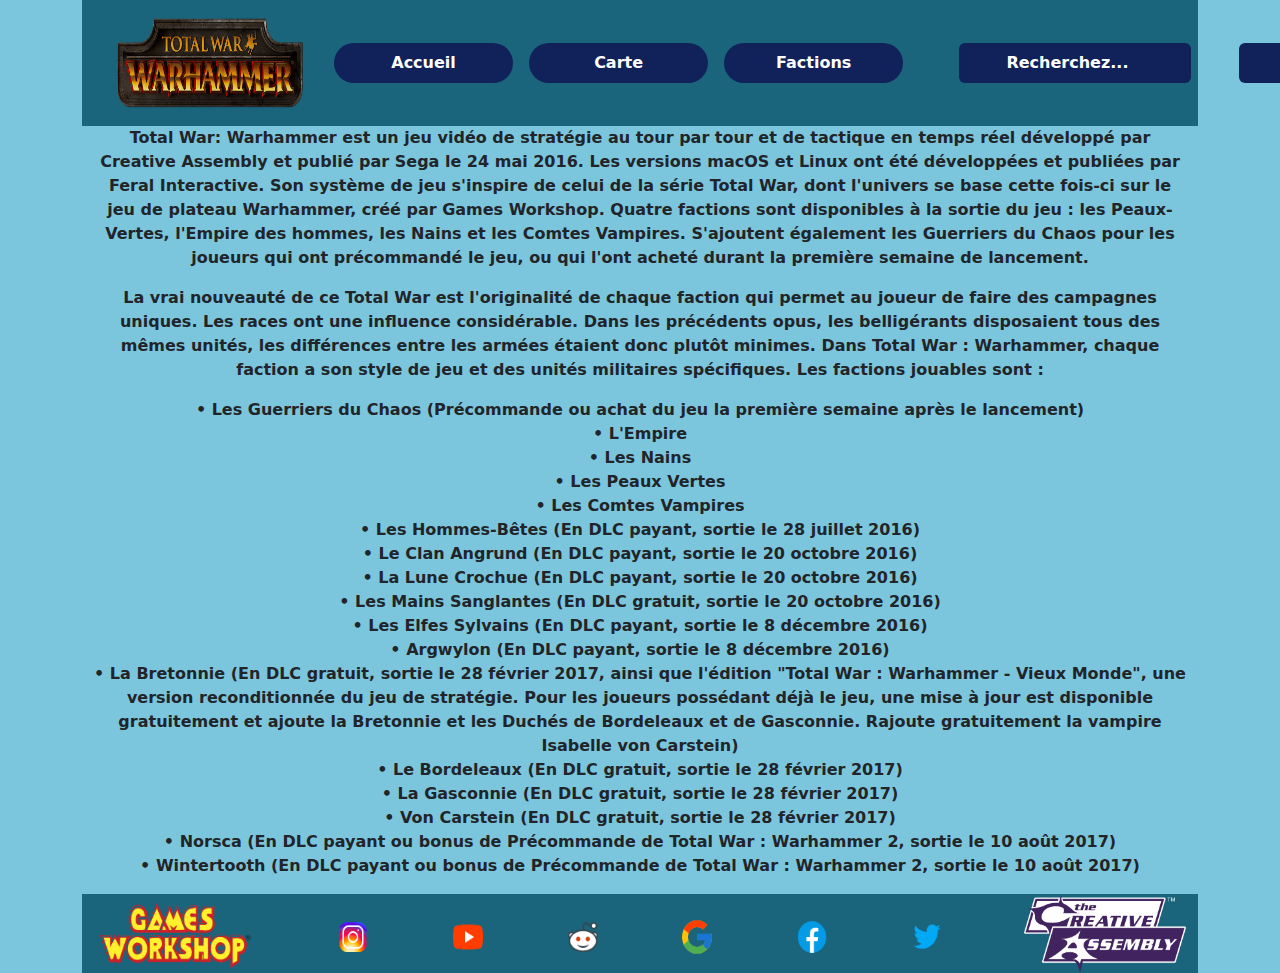
<file: Total War Warhammer/index.html>
<!DOCTYPE html>
<html lang="fr">
<head>
    <meta charset="UTF-8">
    <meta name="viewport" content="width=device-width, initial-scale=1.0">
    <title>Accueil</title>
    <link href="https://cdn.jsdelivr.net/npm/bootstrap@5.3.3/dist/css/bootstrap.min.css" rel="stylesheet" integrity="sha384-QWTKZyjpPEjISv5WaRU9OFeRpok6YctnYmDr5pNlyT2bRjXh0JMhjY6hW+ALEwIH" crossorigin="anonymous">
    <link rel="stylesheet" href="assets/css/index.css">
    <link rel="shortcut icon" href="assets/img/favicon-32x32.png">
    
</head>
<body>
    <div class="container">

        <header>
            <nav class="navbar navbar-expand-lg backgroundHeader">
              <div class="container-fluid">
                <img src="assets/img/Logo_Total_War_Warhammer.png" alt="logo" width="200" height="110" class="mx-3" class="img-fluid col-2">
                <button class="navbar-toggler couleurbouton" id="boutonderoulant" type="button" data-bs-toggle="collapse" data-bs-target="#navbarNavAltMarkup" aria-controls="navbarNavAltMarkup" aria-expanded="false" aria-label="Toggle navigation">
                  <span class="navbar-toggler-icon"></span>
                </button>
                <div class="collapse navbar-collapse" id="navbarNavAltMarkup">
                  <div class="navbar-nav">
                    <a class="nav-link mx-2 px-2 border border-0 rounded-pill text-center fw-bold w-25 buttoncolor col-2" aria-current="page" href="index.html">Accueil</a>
                    <a class="nav-link mx-2 px-2 border border-0 rounded-pill text-center fw-bold w-25 buttoncolor col-2" href="map.html">Carte</a>
                    <a class="nav-link mx-2 px-2 border border-0 rounded-pill text-center fw-bold w-25 buttoncolor col-2" href="liste-des-factions.html">Factions</a>
                    <form class="d-flex jus w-50" role="search">
                        <input class="form-control me-5 mx-5 searchcolor border-0 col-2" type="search" placeholder="Recherchez..." aria-label="Search">
                        <button class="btn me-4 border buttoncolor border-0 fw-bold col-8" type="submit">Valider</button>
                      </form>
                  </div>
                </div>
              </div>
            </nav>
        </header>

<div class="container">
    <div class="row">
    <p class="text-center">
        Total War: Warhammer est un jeu vidéo de stratégie au tour par tour et de tactique en temps réel développé par Creative Assembly et publié par Sega le 24 mai 2016. Les versions macOS et Linux ont été développées et publiées par Feral Interactive. Son système de jeu s'inspire de celui de la série Total War, dont l'univers se base cette fois-ci sur le jeu de plateau Warhammer, créé par Games Workshop. Quatre factions sont disponibles à la sortie du jeu : les Peaux-Vertes, l'Empire des hommes, les Nains et les Comtes Vampires. S'ajoutent également les Guerriers du Chaos pour les joueurs qui ont précommandé le jeu, ou qui l'ont acheté durant la première semaine de lancement.
    </p>
    <p class="text-center">
        La vrai nouveauté de ce Total War est l'originalité de chaque faction  qui permet au joueur de faire des campagnes uniques. Les races ont une  influence considérable. Dans les précédents opus, les belligérants  disposaient tous des mêmes unités, les différences entre les armées  étaient donc plutôt minimes. Dans Total War : Warhammer, chaque faction a  son style de jeu et des unités militaires spécifiques. Les factions jouables sont :
    </p>
    
<ul>
    <li class="list-group-item">&bull; Les Guerriers du Chaos (Précommande ou achat du jeu la première semaine après le lancement)</li>
    <li class="list-group-item">&bull; L'Empire</li>
    <li class="list-group-item">&bull; Les Nains</li>
    <li class="list-group-item">&bull; Les Peaux Vertes</li>
    <li class="list-group-item">&bull; Les Comtes Vampires</li>
    <li class="list-group-item">&bull; Les Hommes-Bêtes (En DLC payant, sortie le 28 juillet 2016)</li>
    <li class="list-group-item">&bull; Le Clan Angrund (En DLC payant, sortie le 20 octobre 2016)</li>
    <li class="list-group-item">&bull; La Lune Crochue (En DLC payant, sortie le 20 octobre 2016)</li>
    <li class="list-group-item">&bull; Les Mains Sanglantes (En DLC gratuit, sortie le 20 octobre 2016)</li>
    <li class="list-group-item">&bull; Les Elfes Sylvains (En DLC payant, sortie le 8 décembre 2016)</li>
    <li class="list-group-item">&bull; Argwylon (En DLC payant, sortie le 8 décembre 2016)</li>
    <li class="list-group-item">&bull; La Bretonnie (En DLC gratuit, sortie le 28 février 2017, ainsi que l'édition "Total War : Warhammer - Vieux Monde",  une version reconditionnée du jeu de stratégie. Pour les joueurs  possédant déjà le jeu, une mise à jour est disponible gratuitement et  ajoute la Bretonnie et les Duchés de Bordeleaux et de Gasconnie. Rajoute  gratuitement la vampire Isabelle von Carstein)</li>
    <li class="list-group-item">&bull; Le Bordeleaux (En DLC gratuit, sortie le 28 février 2017)</li>
    <li class="list-group-item">&bull; La Gasconnie (En DLC gratuit, sortie le 28 février 2017)</li>
    <li class="list-group-item">&bull; Von Carstein (En DLC gratuit, sortie le 28 février 2017)</li>
    <li class="list-group-item">&bull; Norsca (En DLC payant ou bonus de Précommande de Total War : Warhammer 2, sortie le 10 août 2017)</li>
    <li class="list-group-item">&bull; Wintertooth (En DLC payant ou bonus de Précommande de Total War : Warhammer 2, sortie le 10 août 2017)</li>
</ul>
</div>
</div>

    <footer>
<div class="container footerColor">
    <div class="row justify-content-between">
        <!--<div class="container">
        <div class="row d-flex justify-content-start">-->
<img src="assets/img/426-4263598_games-workshop-hd-png-download.png" alt="logoGamesWorkshop" title="logoGamesWorkshop" class="col-2">
<!--</div>
</div>-->

<!--<div class="container">
<div class="row d-flex justify-content-center align-middle">-->
<img src="assets/img/Logos_réseaux_sociaux/icons8-instagram-48.png" alt="logoInstagram" title="logoInstagram" class="col-1 logoRS">
<img src="assets/img/Logos_réseaux_sociaux/icons8-youtube-48.png" alt="logoYoutube" title="logoYoutube" class="col-1 logoRS">
<img src="assets/img/Logos_réseaux_sociaux/icons8-reddit-48.png" alt="logoReddit" title="logoReddit" class="col-1 logoRS">
<img src="assets/img/Logos_réseaux_sociaux/icons8-logo-google-48.png" alt="logoGoogle" title="logoGoogle" class="col-1 logoRS">
<img src="assets/img/Logos_réseaux_sociaux/icons8-facebook-48.png" alt="logoFacebook" title="logoGoogle" class="col-1 logoRS">
<img src="assets/img/Logos_réseaux_sociaux/icons8-twitter-48.png" alt="logoTwitter" title="logoTwitter" class="col-1 logoRS">
<!--</div>
</div>-->

<!--<div class="container">
<div class="row justify-content-end">-->
<img src="assets/img/The_Creative_Assembly.png" alt="logoCreativeAssembly" title="logoCreativeAssembly" class="col-2">
<!--</div>
</div>-->

</div>
</div>
</footer>

</div>

    <script src="https://cdn.jsdelivr.net/npm/bootstrap@5.3.3/dist/js/bootstrap.bundle.min.js" integrity="sha384-YvpcrYf0tY3lHB60NNkmXc5s9fDVZLESaAA55NDzOxhy9GkcIdslK1eN7N6jIeHz" crossorigin="anonymous"></script>
</body>
</html>
</file>
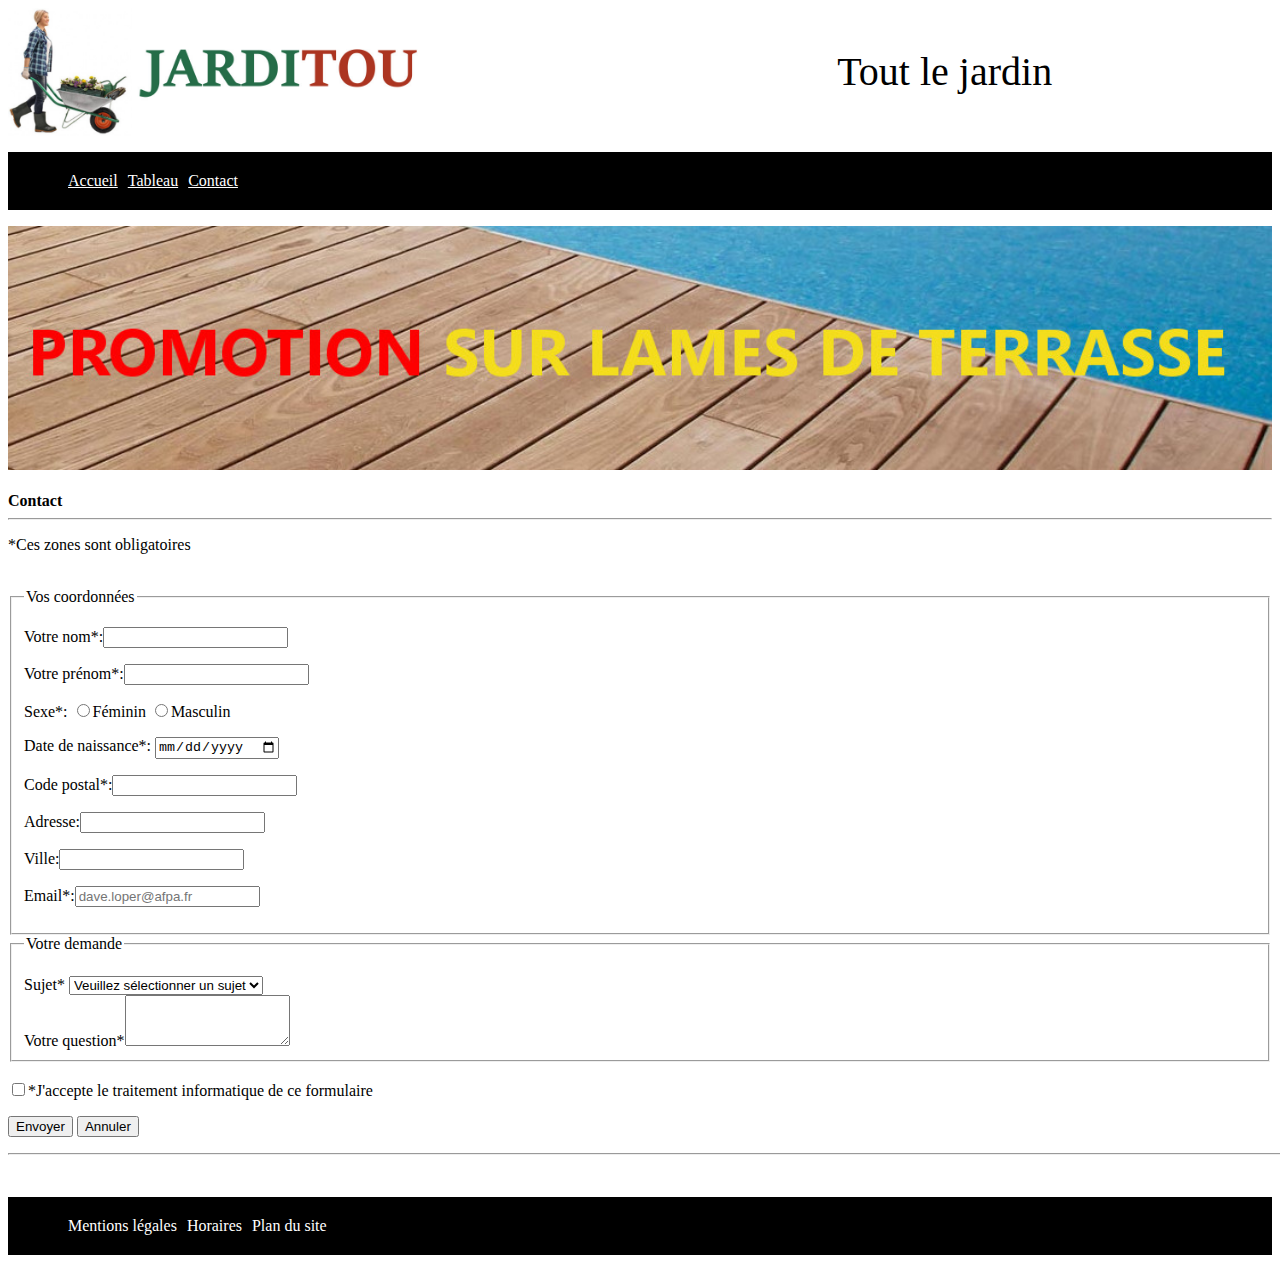
<file: Jarditou/contact.html>
<!DOCTYPE html>
<html lang="fr">
<head>
    <meta charset="UTF-8">
    <meta name="viewport" content="width=device-width, initial-scale=1.0">
    <title>Contactez-nous</title>
    <link rel="stylesheet" href="style.css">
</head>
<body>
    
    <header>
        <div class="tete">
            <div><img class="logo" src="jarditou_logo.jpg" alt="Jarditou logo" width="250"></div>
            <span class="jardin">Tout le jardin</span>
        </div>
    </header>

    <nav>
        <ul id="liste_haut" >
            <li class="espace_liste"><a href="exercice_Jarditou.html" title="Paged'accueil">Accueil</a></li>
            <li class="espace_liste"><a href="tableau.html" title="Tableau">Tableau</a></li>
            <li class="espace_liste"><a href="contact.html" title="Contactez-nous">Contact</a></li>
        </ul>

        <img id="promotion" src="promotion.jpg" alt="Promotion sur les lames de terrasses">
    </nav>
    <br>

    <b>Contact</b><hr>
    <form id="formulaire" action="http://bienvu.net/script.php" method="post">
        <p>*Ces zones sont obligatoires</p><br>
    <fieldset>
        <legend>Vos coordonnées</legend>
        <p><label for="nom">Votre nom*:</label><input type="text" name="nom" id="nom"></p>
        <p><label for="prénom">Votre prénom*:</label><input type="text" name="prénom" id="prenom"></p>

        <p>Sexe*: <input type="radio" name="sexe" value="Féminin" id="sexeF">Féminin
        <input type="radio" name="sexe" value="Masculin" id="sexeM">Masculin</p>

        <p>Date de naissance*: <label for="date"></label><input type="date" name="ddn" id="datedeNaissance"></p>

        <p><label for="code_postal">Code postal*:</label><input type="text" name="code_postal" id="code_postal"></p>
        <p><label for="adresse">Adresse:</label><input type="text" name="adresse" id="adresse"></p>
        <p><label for="ville">Ville:</label><input type="text" name="ville" id="ville"></p>
        <p><label for="email">Email*:</label><input type="text" name="email" id="email" placeholder="dave.loper@afpa.fr"></p> 
    </fieldset>

    <fieldset>
        <legend>Votre demande</legend><br>
        <label id="sujet" for="sujet">Sujet*</label> 
        <select>
            <option value="" id="remove">Veuillez sélectionner un sujet</option>
            <option value="mes commandes">Mes commandes</option>
            <option value="question sur un produit">Question sur un produit</option>
            <option value="réclamation">Réclamation</option>
            <option value="autres">Autres</option>
        </select>
        <br>
    Votre question*<textarea name="votre question" rows="3" cols="18" id="votre_question"></textarea>
    </fieldset>

    <br>
    <input type="checkbox" name="traitement informatique" value="traitement informatique" id="traitement_informatique">*J'accepte le traitement informatique de ce formulaire

    <p><button type = "submit" name="Envoyer">Envoyer</button>
    <button type ="reset" nam="Annuler">Annuler</button></p>


    </form>

    <hr class="barre"><br>
    
    <footer>
        <ul id="liste_bas">
            <li class="espace_liste">Mentions légales</li>
            <li class="espace_liste">Horaires</li>
            <li class="espace_liste">Plan du site</li>
        </ul>
    </footer>
<script src="contact.js"></script>
</body>
</html>
</file>
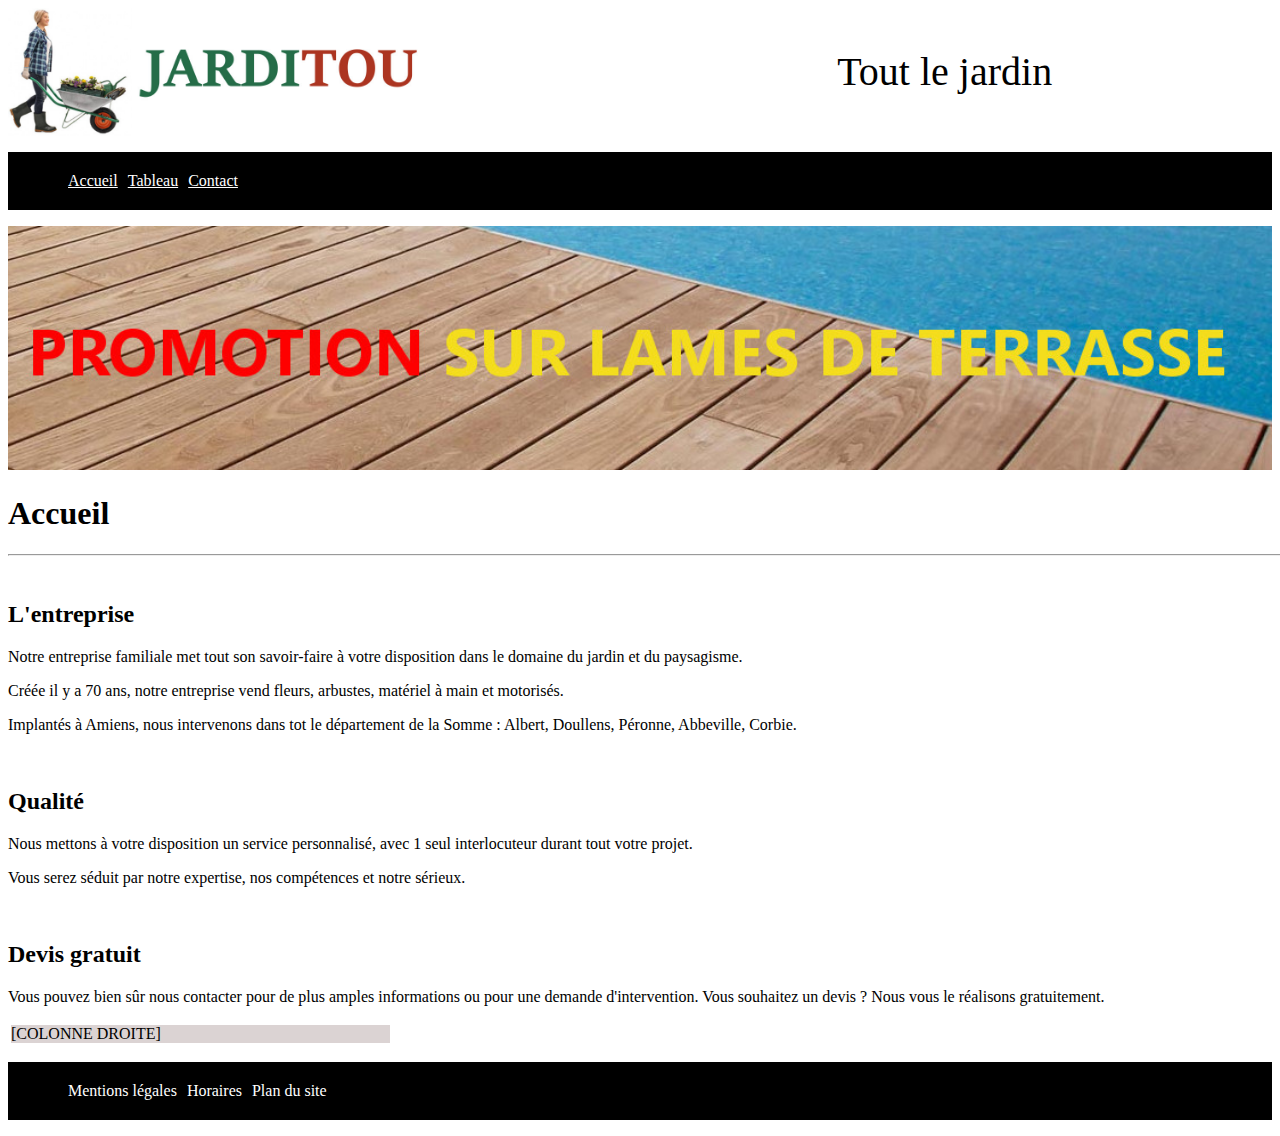
<file: Jarditou/exercice_Jarditou.html>
<!DOCTYPE html>
<html lang="fr">
<head>
    <meta charset="UTF-8">
    <meta name="viewport" content="width=device-width, initial-scale=1.0">
    <title>Page d'accueil</title>
    <link rel="stylesheet" href="style.css">
</head>
<body>
    
    <header>
        <div class="tete">
            <div><img class="logo" src="jarditou_logo.jpg" alt="Jarditou logo" width="250"></div>
            <span class="jardin">Tout le jardin</span>
        </div>
    </header>

    <nav>
        <ul id="liste_haut" >
            <li class="espace_liste"><a href="exercice_Jarditou.html" title="Paged'accueil">Accueil</a></li>
            <li class="espace_liste"><a href="tableau.html" title="Tableau">Tableau</a></li>
            <li class="espace_liste"><a href="contact.html" title="Contactez-nous">Contact</a></li>
        </ul>

        <img id="promotion" src="promotion.jpg" alt="Promotion sur les lames de terrasses">
    </nav>

    <section class="paragraphe">
        <div class="texte">
            <h1>Accueil</h1>
            <hr class="barre"><br>
            <h2>L'entreprise</h2>
            <p>Notre entreprise familiale met tout son savoir-faire à votre disposition dans le domaine du jardin et du paysagisme.</p>
            <p>Créée il y a 70 ans, notre entreprise vend fleurs, arbustes, matériel à main et motorisés.</p>
            <p>Implantés à Amiens, nous intervenons dans tot le département de la Somme : Albert, Doullens, Péronne, Abbeville, Corbie.</p><br>

            <h2>Qualité</h2>
            <p>Nous mettons à votre disposition un service personnalisé, avec 1 seul interlocuteur durant tout votre projet.</p>
            <p>Vous serez séduit par notre expertise, nos compétences et notre sérieux.</p><br>

            <h2>Devis gratuit</h2>

            <p>Vous pouvez bien sûr nous contacter pour de plus amples informations ou pour une demande d'intervention. Vous souhaitez un devis ? Nous vous le réalisons gratuitement.</p>
        </div>
        <div class="cadre">[COLONNE DROITE]</div>
    </section>


    <footer>
        <ul id="liste_bas">
            <li class="espace_liste">Mentions légales</li>
            <li class="espace_liste">Horaires</li>
            <li class="espace_liste">Plan du site</li>
        </ul>
    </footer>
    
</body>
    
</html>
</file>
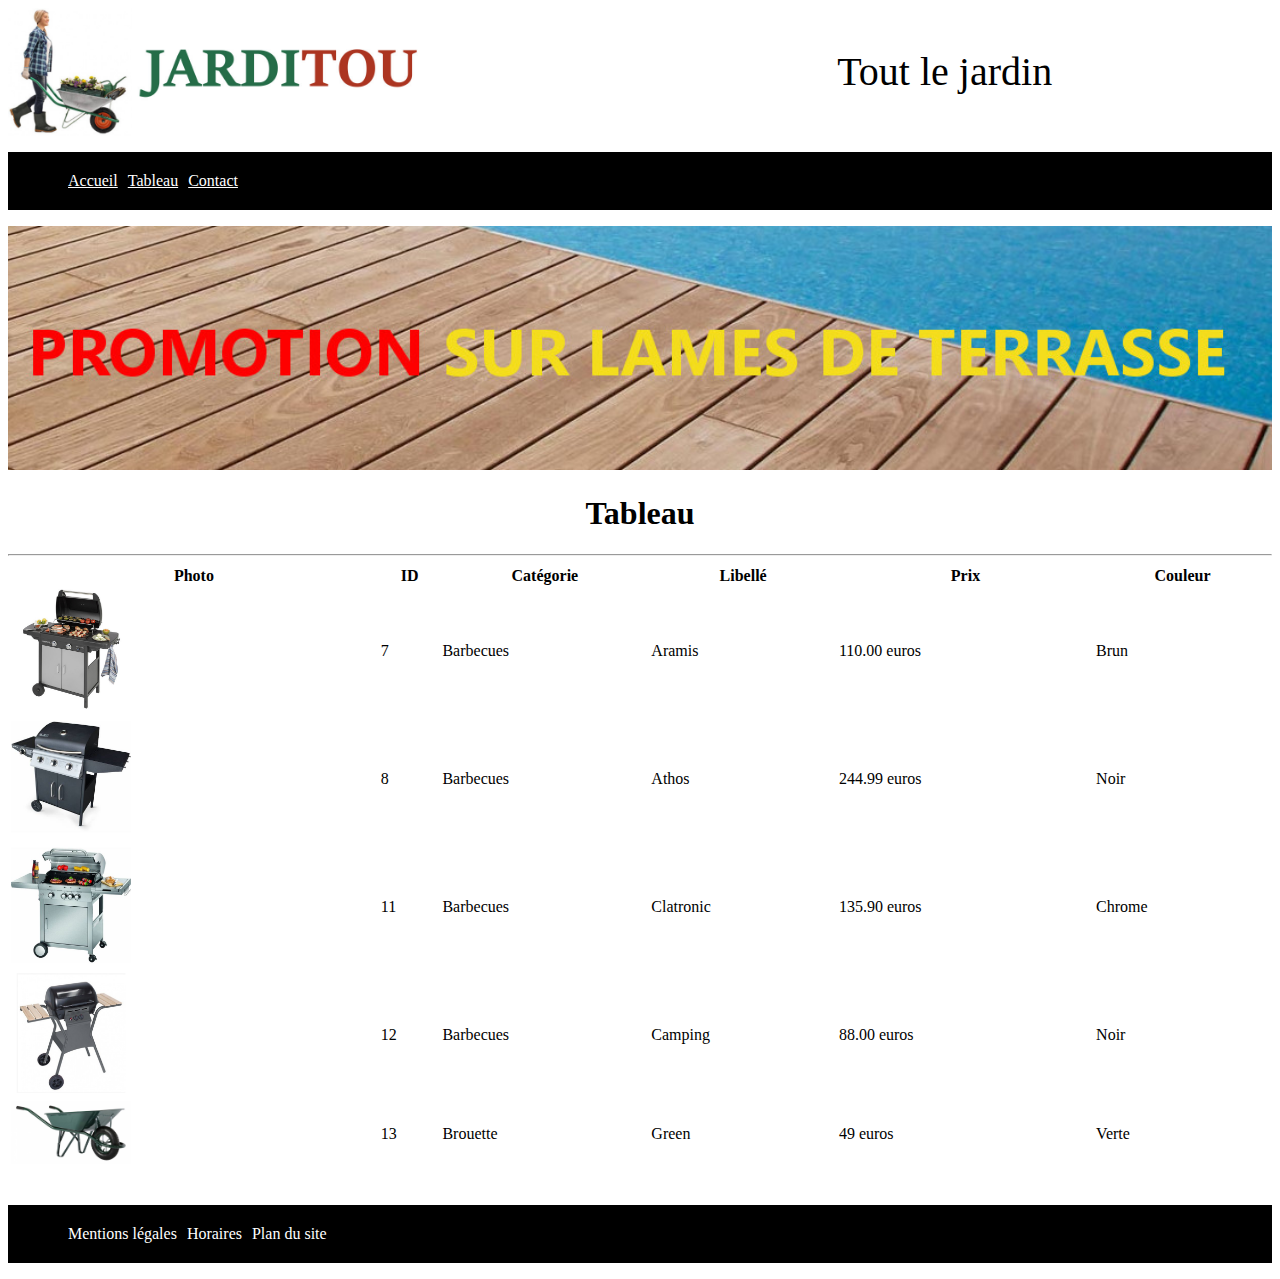
<file: Jarditou/tableau.html>
<!DOCTYPE html>
<html lang="fr">
<head>
    <meta charset="UTF-8">
    <meta name="viewport" content="width=device-width, initial-scale=1.0">
    <title>Tableau des ventes</title>
    <link rel="stylesheet" href="style.css">
</head>
<body>
    
  <header>
    <div class="tete">
        <div><img class="logo" src="jarditou_logo.jpg" alt="Jarditou logo" width="250"></div>
        <span class="jardin">Tout le jardin</span>
    </div>
</header>

<nav>
    <ul id="liste_haut" >
        <li class="espace_liste"><a href="exercice_Jarditou.html" title="Paged'accueil">Accueil</a></li>
        <li class="espace_liste"><a href="tableau.html" title="Tableau">Tableau</a></li>
        <li class="espace_liste"><a href="contact.html" title="Contactez-nous">Contact</a></li>
    </ul>

    <img id="promotion" src="promotion.jpg" alt="Promotion sur les lames de terrasses">
</nav>
  <div class="defilement">
    <table class="tableau">
        <caption>
          <h1>Tableau</h1>
          <hr>
        </caption>
        <thead>
          <tr>
            <th>Photo</th>
            <th>ID</th>
            <th>Catégorie</th>
            <th>Libellé</th>
            <th>Prix</th>
            <th>Couleur</th>
          </tr>
        </thead>
        <tbody>
          <tr>
            <td><img src="7.jpg" alt="Barbecues Aramis" width="120"></td>
            <td>7</td>
            <td>Barbecues</td>
            <td>Aramis</td>
            <td>110.00 euros</td>
            <td>Brun</td>
          </tr>
          <tr>
            <td><img src="8.jpg" alt="Barbecues Athos" width="120"></td>
            <td>8</td>
            <td>Barbecues</td>
            <td>Athos</td>
            <td>244.99 euros</td>
            <td>Noir</td>
          </tr>
          <tr>
            <td><img src="11.jpg" alt="Barbecues Clatronic" width="120"></td>
            <td>11</td>
            <td>Barbecues</td>
            <td>Clatronic</td>
            <td>135.90 euros</td>
            <td>Chrome</td>
          </tr>
          <tr>
            <td><img src="12.jpg" alt="Barbecues Camping" width="120"></td>
            <td>12</td>
            <td>Barbecues</td>
            <td>Camping</td>
            <td>88.00 euros</td>
            <td>Noir</td>
          </tr>
          <tr>
            <td><img src="13.jpg" alt="Brouette Green" width="120"></td>
            <td>13</td>
            <td>Brouette</td>
            <td>Green</td>
            <td>49 euros</td>
            <td>Verte</td>
          </tr>
        </tbody>
      </table>
  </div>
      <br>
    
      <footer>
        <ul id="liste_bas">
            <li class="espace_liste">Mentions légales</li>
            <li class="espace_liste">Horaires</li>
            <li class="espace_liste">Plan du site</li>
        </ul>
    </footer>

</body>
</html>
</file>
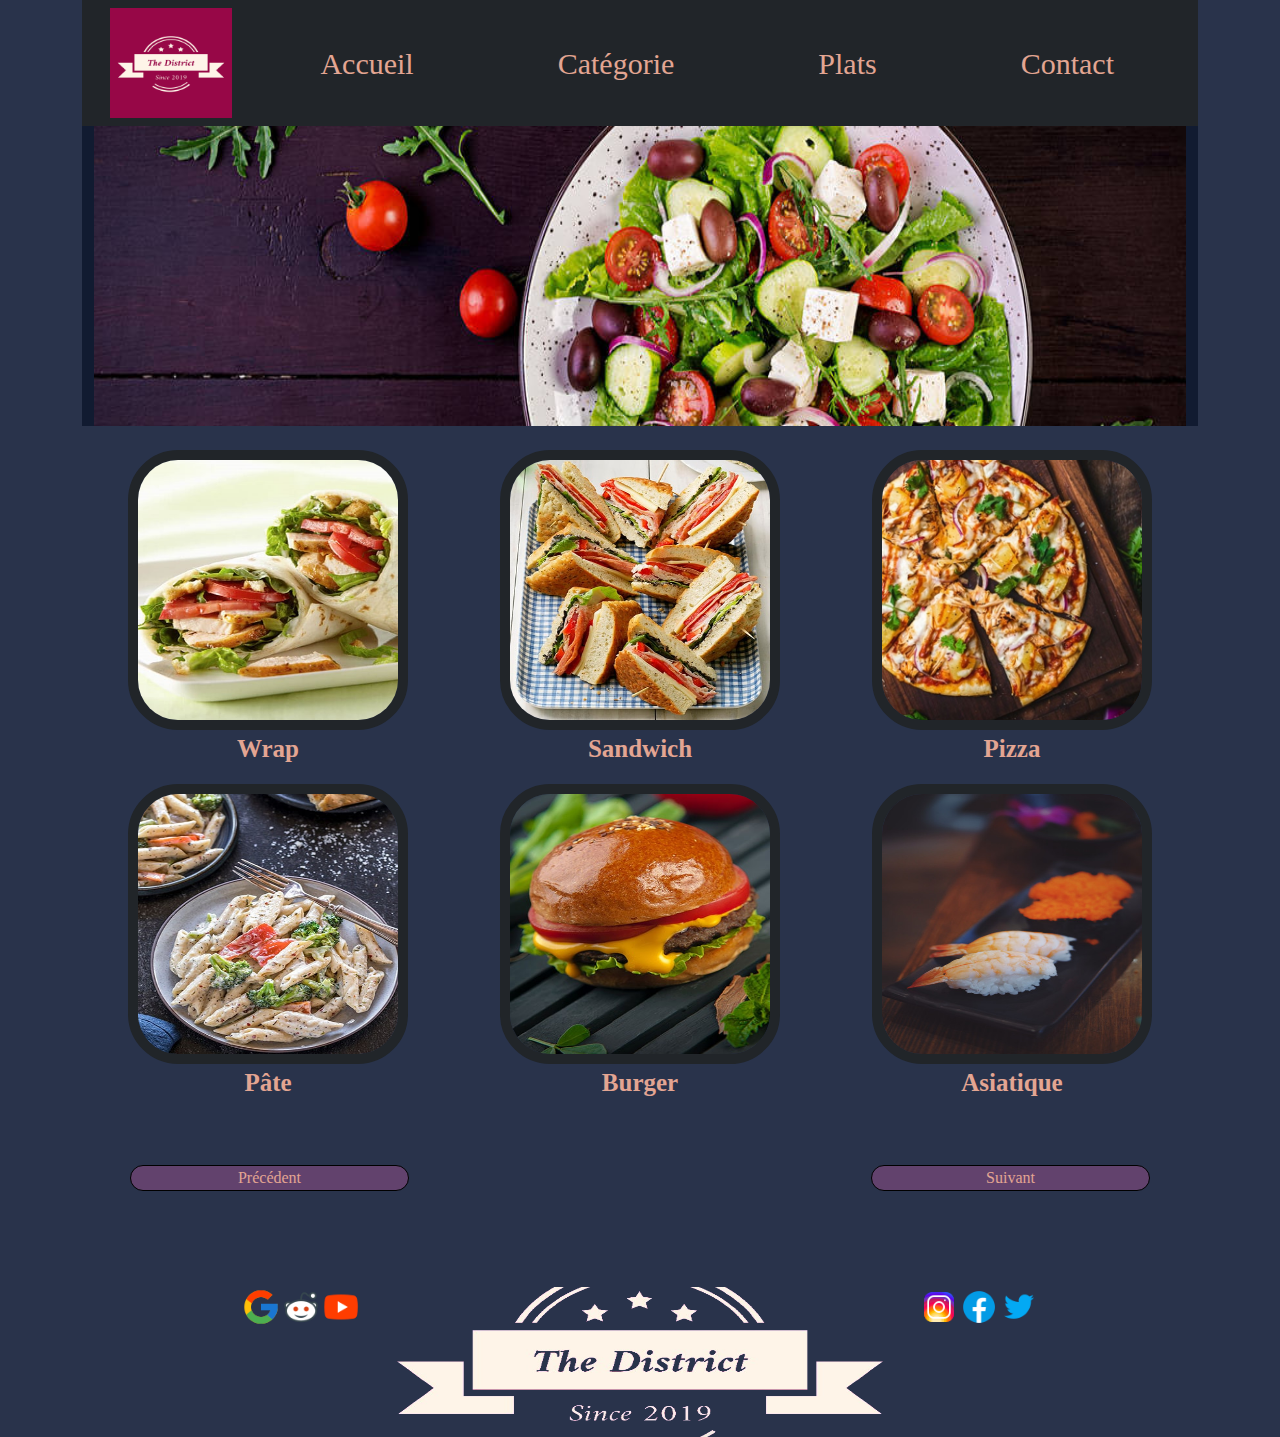
<file: The District/categorie.html>
<!DOCTYPE html>
<html lang="fr">
<head>
    <meta charset="UTF-8">
    <meta name="viewport" content="width=device-width, initial-scale=1.0">
    <title>Catégorie</title>
    <link href="https://cdn.jsdelivr.net/npm/bootstrap@5.3.3/dist/css/bootstrap.min.css" rel="stylesheet" integrity="sha384-QWTKZyjpPEjISv5WaRU9OFeRpok6YctnYmDr5pNlyT2bRjXh0JMhjY6hW+ALEwIH" crossorigin="anonymous">
    <link rel="stylesheet" href="assets/css/categorie.css">
</head>
<body>
  <div class="container">
    
  <header>
    <nav class="navbar navbar-expand-lg bg-dark">
      <div class="container-fluid">
        <img src="assets/img/the_district_brand/logo.png" alt="logo" width="150" height="110" class="mx-3" class="img-fluid">
        <button class="navbar-toggler couleurbouton" id="boutonderoulant" type="button" data-bs-toggle="collapse" data-bs-target="#navbarNavAltMarkup" aria-controls="navbarNavAltMarkup" aria-expanded="false" aria-label="Toggle navigation">
          <span class="navbar-toggler-icon"></span>
        </button>
        <div class="collapse navbar-collapse" id="navbarNavAltMarkup">
          <div class="navbar-nav">
            <a class="nav-link mx-5 px-4 couleurbouton" aria-current="page" href="index.html">Accueil</a>
            <a class="nav-link mx-5 px-4 couleurbouton" href="categorie.html">Catégorie</a>
            <a class="nav-link mx-5 px-4 couleurbouton" href="touslesplats.html">Plats</a>
            <a class="nav-link mx-5 px-4 couleurbouton" href="contact.html">Contact</a>
          </div>
        </div>
      </div>
    </nav>
  </header>

  <div class="container-fluid">
    <div class="row">
      <img src="assets/img/bg1.jpeg" alt="bandereau" title="bandereau" id="image" class="col-sm-6 col-lg-6">
      </div>
      </div>

    


<br>

<div class="container">
  <div class="row">

<span class="col-sm-12 col-lg-4">
  <div id="categorie1">
  <img src="assets/img/category/wrap_cat.jpg" id="wrap" alt="wrap" title="wrap">
  <p>Wrap</p>
  </div>
</span>

<span class="col-sm-12 col-lg-4">
  <div id="categorie2">
  <img src="assets/img/category/sandwich_cat.jpg" id="sandwichcat" alt="sandwich" title="sandwich">
  <p>Sandwich</p>
</div>
</span>
    
<span class="col-sm-12 col-lg-4">
<div id="categorie3">
  <img src="assets/img/category/pizza_cat.jpg" id="pizzacat" alt="pizza" title="pizza">
  <p>Pizza</p>
</div>
</span>

<span class="col-sm-12 col-lg-4">
  <div id="categorie4">
    <img src="assets/img/category/pasta_cat.jpg" id="pastacat" alt="pate" title="pate">
    <p>Pâte</p>
  </div>
  </span>


<span class="col-sm-12 col-lg-4">
  <div id="categorie5">
    <img src="assets/img/category/burger_cat.jpg" id="brugercat" alt="burger" title="burger">
    <p>Burger</p>
  </div>
  </span>



<span class="col-sm-12 col-lg-4">
  <div id="categorie6">
    <img src="assets/img/category/asian_food_cat.jpg" id="asianfood" alt="asianfood" title="asianfood">
    <p>Asiatique</p>
  </div>
</span>
</div>

<div class="row justify-content-between">
    <button type="button" class="btn btn-secondary col-3 m-5 p-0 rounded-pill bprecsuiv">Précédent</button>
    <button type="button" class="btn btn-secondary col-3 m-5 p-0 rounded-pill bprecsuiv">Suivant</button>
    </div>
    </div>

<br><br>

<footer>
  <div class="container">
    <div class="row">

    <div class="d-flex justify-content-center">
      <img src="assets/img/Icones/icons8-logo-google-48.png" id="logogoogle" alt="googlelogo" title="googlelogo" class="col-1">
      
      <img src="assets/img/Icones/icons8-reddit-48.png" id="logoreddit" alt="redditlogo" title="redditlogo" class="col-1">
      
      <img src="assets/img/Icones/icons8-youtube-48.png" id="logoyoutube" alt="youtubelogo" title="youtubelogo" class="col-1">

      <img src="assets/img/the_district_brand/facebook_cover_photo_1-removebg-preview.png" id="bandereaubas" alt="bandereaubas" title="bandereaubas" class="col-6">

      <img src="assets/img/Icones/icons8-instagram-48.png" id="logoinstagram" alt="instagramlogo" title="instagramlogo" class="col-1">

      <img src="assets/img/Icones/icons8-facebook-48.png" id="logofacebook" alt="facebooklogo" title="facebooklogo" class="col-1">

      <img src="assets/img/Icones/icons8-twitter-48.png" id="logotwitter" alt="twitterlogo" title="twitterlogo" class="col-1">
    </div>

    </div>
  </div>
</footer>












  </div>
    <script src="https://cdn.jsdelivr.net/npm/bootstrap@5.3.3/dist/js/bootstrap.bundle.min.js" integrity="sha384-YvpcrYf0tY3lHB60NNkmXc5s9fDVZLESaAA55NDzOxhy9GkcIdslK1eN7N6jIeHz" crossorigin="anonymous"></script>
</body>
</html>
</file>
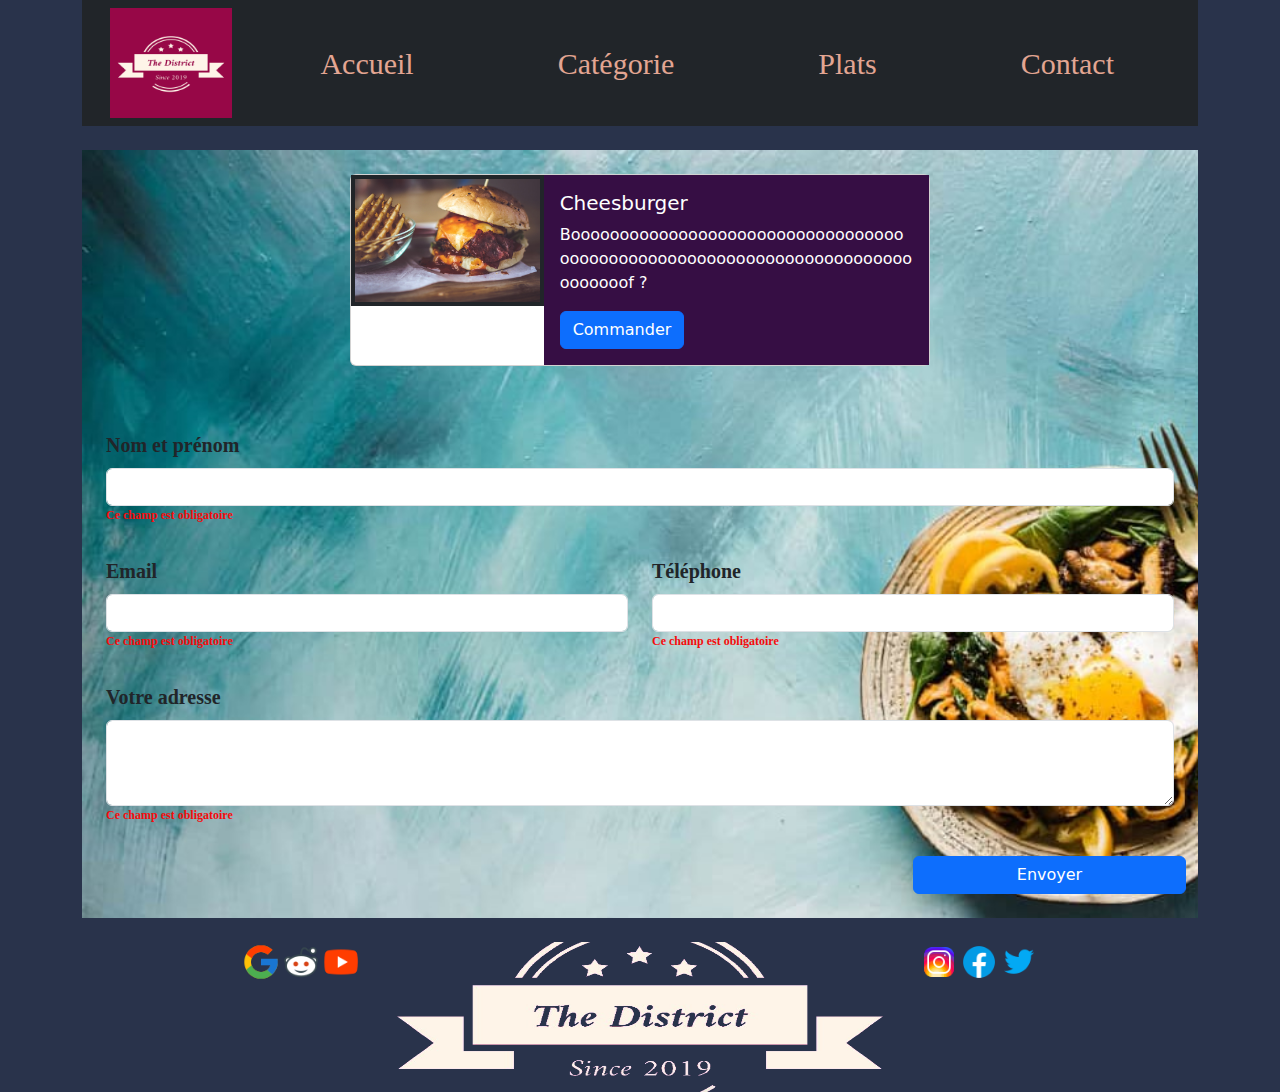
<file: The District/commande.html>
<!DOCTYPE html>
<html lang="fr">
<head>
    <meta charset="UTF-8">
    <meta name="viewport" content="width=device-width, initial-scale=1.0">
    <title>Commande</title>
    <link href="https://cdn.jsdelivr.net/npm/bootstrap@5.3.3/dist/css/bootstrap.min.css" rel="stylesheet" integrity="sha384-QWTKZyjpPEjISv5WaRU9OFeRpok6YctnYmDr5pNlyT2bRjXh0JMhjY6hW+ALEwIH" crossorigin="anonymous">
    <link rel="stylesheet" href="assets/css/commande.css">
</head>
<body>
    <div class="container">

    <header>
        <nav class="navbar navbar-expand-lg bg-dark">
          <div class="container-fluid">
            <img src="assets/img/the_district_brand/logo.png" alt="logo" width="150" height="110" class="mx-3" class="img-fluid">
            <button class="navbar-toggler couleurbouton" id="boutonderoulant" type="button" data-bs-toggle="collapse" data-bs-target="#navbarNavAltMarkup" aria-controls="navbarNavAltMarkup" aria-expanded="false" aria-label="Toggle navigation">
              <span class="navbar-toggler-icon"></span>
            </button>
            <div class="collapse navbar-collapse" id="navbarNavAltMarkup">
              <div class="navbar-nav">
                <a class="nav-link mx-5 px-4 couleurbouton" aria-current="page" href="index.html">Accueil</a>
                <a class="nav-link mx-5 px-4 couleurbouton" href="categorie.html">Catégorie</a>
                <a class="nav-link mx-5 px-4 couleurbouton" href="touslesplats.html">Plats</a>
                <a class="nav-link mx-5 px-4 couleurbouton" href="contact.html">Contact</a>
              </div>
            </div>
          </div>
        </nav>
    </header>

    <br>

    <div class="container" id="background-img"><br>
<div class="row justify-content-center">

<div class="container">
  <div class="row justify-content-center g-0">
  <div class="card mb-3" style="max-width: 580px;">
  <div class="row g-0">
    <div class="col-md-4">
      <img src="assets/img/food/cheesburger.jpg" class="img-fluid border border-dark border-4" alt="cheesburger">
    </div>
    <div class="col-md-8 cardscolor">
      <div class="card-body">
        <h5 class="card-title txtcolor">Cheesburger</h5>
        <p class="card-text txtcolor">Booooooooooooooooooooooooooooooooooooooooooooooooooooooooooooooooooooooooooooof ?</p>
        <a href="#" class="btn btn-primary">Commander</a>
      </div>
    </div>
  </div>
</div>
</div>
</div>


<!--<div id="rectangleviolet" class="col-6 g-0">
    
      <div class="container p-0">
        <div class="row">
        <img src="assets/img/food/pizza-margherita.jpg" alt="pizza-margherita" title="pizza-margherita" id="imgcommande" class="col-1">
        <div class="col-2 txtrectangle">Nom du plat</div>
        <div class="col-3 txtrectangle">Description du plat</div>
        <div class="col-2 justify-content-end mt-5 pt-5 txtrectangle">Quantité</div>
        </div>
    </div>
</div>-->

</div>

<br><br>

<form id="formulaire" method="post">
  <div class="container">
    <div class="row">
  <div class="mb-3">
    <label for="NometPrenom" class="form-label" id="NometPrenomCSS">Nom et prénom</label>
    <input type="text" class="form-control" id="NometPrenomJS">
<p id="couleurtxt">Ce champ est obligatoire</p>
  </div>
  <div class="mb-3 col-6">
    <label for="email" class="form-label" id="emailCSS">Email</label>
    <input type="email" class="form-control" id="emailJS">
<p id="couleurtxt">Ce champ est obligatoire</p>
  </div>
  <div class="mb-3 col-6">
    <label for="telephone" class="form-label" id="telephoneCSS">Téléphone</label>
    <input type="text" class="form-control" id="telephoneJS">
<p id="couleurtxt">Ce champ est obligatoire</p>
  </div>
  <div class="mb-3">
    <label for="votreadresse" class="form-label" id="votreadresseCSS">Votre adresse</label>
    <textarea class="form-control" rows="3" id="votreadresseJS"></textarea>
<p id="couleurtxt">Ce champ est obligatoire</p>    
  </div>
</div>
</div>




<div class="container">
  <div class="row justify-content-end">
  <button class="btn btn-primary col-3" type="submit">Envoyer</button>
</div>
</div>
</form>

<br>

</div>
        
    <br>

    <footer>
      <div class="container">
        <div class="row">
    
        <div class="d-flex justify-content-center">
          <img src="assets/img/Icones/icons8-logo-google-48.png" id="logogoogle" alt="googlelogo" title="googlelogo" class="col-1">
          
          <img src="assets/img/Icones/icons8-reddit-48.png" id="logoreddit" alt="redditlogo" title="redditlogo" class="col-1">
          
          <img src="assets/img/Icones/icons8-youtube-48.png" id="logoyoutube" alt="youtubelogo" title="youtubelogo" class="col-1">
    
          <img src="assets/img/the_district_brand/facebook_cover_photo_1-removebg-preview.png" id="bandereaubas" alt="bandereaubas" title="bandereaubas" class="col-6">
    
          <img src="assets/img/Icones/icons8-instagram-48.png" id="logoinstagram" alt="instagramlogo" title="instagramlogo" class="col-1">
    
          <img src="assets/img/Icones/icons8-facebook-48.png" id="logofacebook" alt="facebooklogo" title="facebooklogo" class="col-1">
    
          <img src="assets/img/Icones/icons8-twitter-48.png" id="logotwitter" alt="twitterlogo" title="twitterlogo" class="col-1">
        </div>
    
        </div>
      </div>
    </footer>

    </div>
<script src="https://cdn.jsdelivr.net/npm/bootstrap@5.3.3/dist/js/bootstrap.bundle.min.js" integrity="sha384-YvpcrYf0tY3lHB60NNkmXc5s9fDVZLESaAA55NDzOxhy9GkcIdslK1eN7N6jIeHz" crossorigin="anonymous"></script>
<script src="assets/js/commande.js"></script>
</body>
</html>
</file>
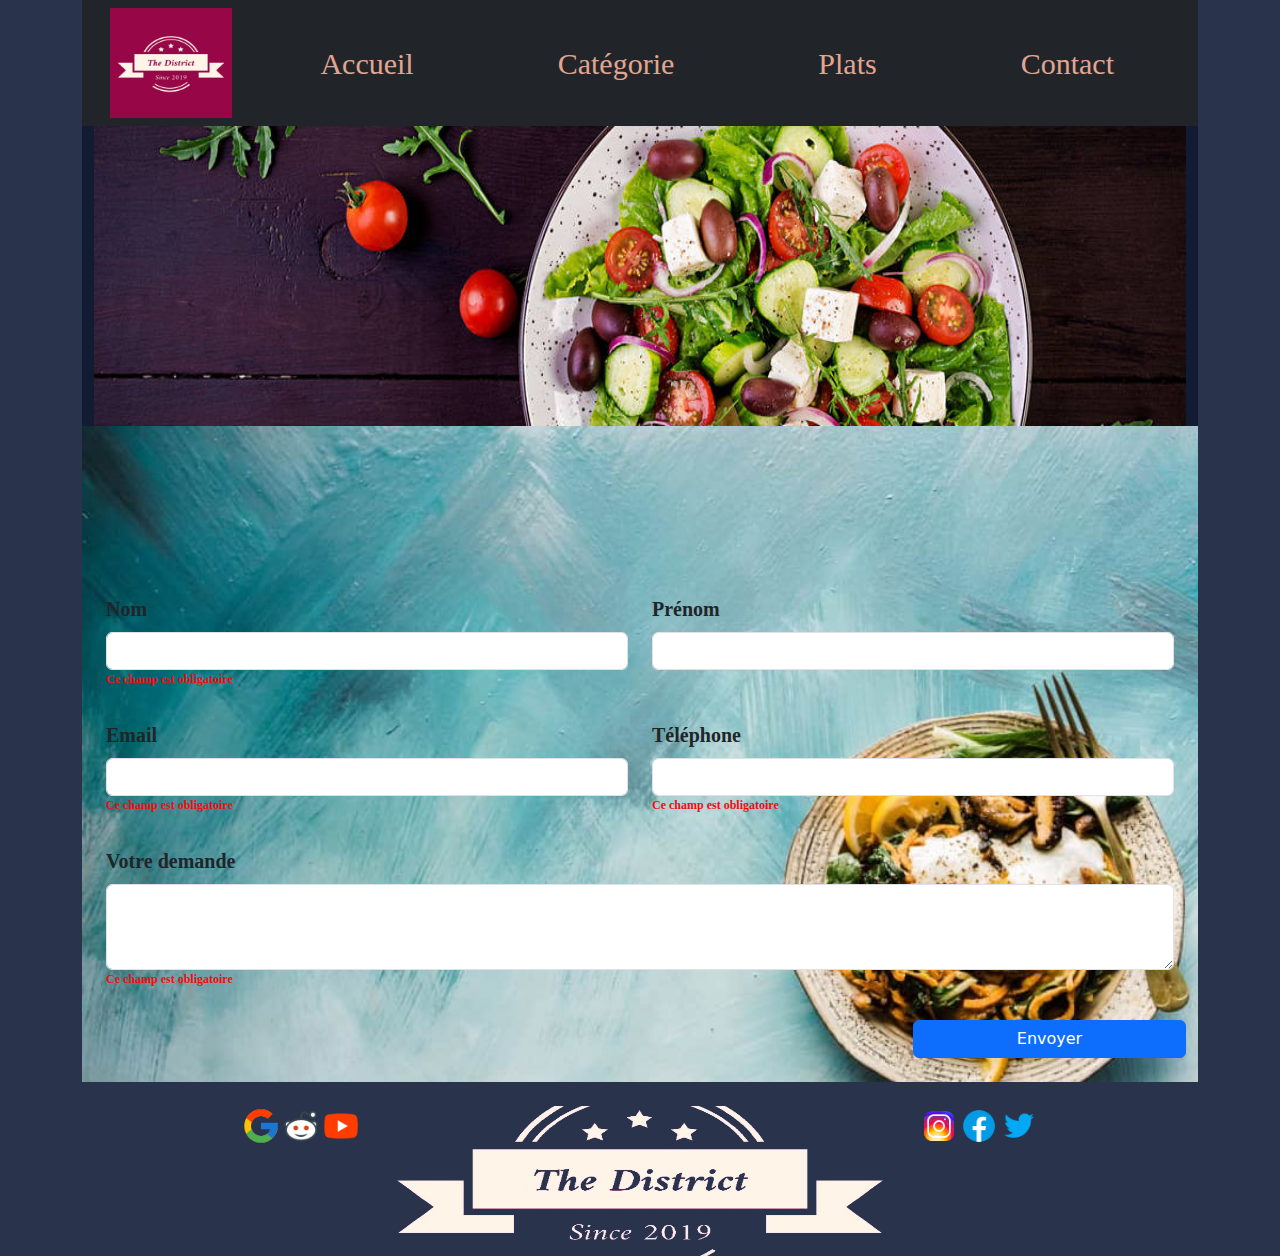
<file: The District/contact.html>
<!DOCTYPE html>
<html lang="fr">
<head>
    <meta charset="UTF-8">
    <meta name="viewport" content="width=device-width, initial-scale=1.0">
    <title>Contact</title>
    <link href="https://cdn.jsdelivr.net/npm/bootstrap@5.3.3/dist/css/bootstrap.min.css" rel="stylesheet" integrity="sha384-QWTKZyjpPEjISv5WaRU9OFeRpok6YctnYmDr5pNlyT2bRjXh0JMhjY6hW+ALEwIH" crossorigin="anonymous">
    <link rel="stylesheet" href="assets/css/contact.css">
</head>
<body>
    
    <div class="container">

        <header>
            <nav class="navbar navbar-expand-lg bg-dark">
              <div class="container-fluid">
                <img src="assets/img/the_district_brand/logo.png" alt="logo" width="150" height="110" class="mx-3" class="img-fluid">
                <button class="navbar-toggler couleurbouton" id="boutonderoulant" type="button" data-bs-toggle="collapse" data-bs-target="#navbarNavAltMarkup" aria-controls="navbarNavAltMarkup" aria-expanded="false" aria-label="Toggle navigation">
                  <span class="navbar-toggler-icon"></span>
                </button>
                <div class="collapse navbar-collapse" id="navbarNavAltMarkup">
                  <div class="navbar-nav">
                    <a class="nav-link mx-5 px-4 couleurbouton" aria-current="page" href="index.html">Accueil</a>
                    <a class="nav-link mx-5 px-4 couleurbouton" href="categorie.html">Catégorie</a>
                    <a class="nav-link mx-5 px-4 couleurbouton" href="touslesplats.html">Plats</a>
                    <a class="nav-link mx-5 px-4 couleurbouton" href="contact.html">Contact</a>
                  </div>
                </div>
              </div>
            </nav>
        </header>
  
        <div class="container-fluid">
        <div class="row">
          <img src="assets/img/bg1.jpeg" alt="bandereau" title="bandereau" id="image" class="col-6">
          </div>
          </div>

        <section class="container" id="background-img"><br>
    
    
    <br><br><br><br><br><br>
    
    <form id="formulaire" method="post">
      <div class="container">
        <div class="row">
      <div class="mb-3 col-6">
        <label for="NometPrenom" class="form-label" id="NometPrenomCSS">Nom</label>
        <input type="text" class="form-control" id="NomJS">
    <p id="couleurtxt">Ce champ est obligatoire</p>
      </div>
      <div class="mb-3 col-6">
        <label for="NometPrenom" class="form-label" id="NometPrenomCSS">Prénom</label>
        <input type="text" class="form-control" id="PrenomJS">
      </div>
      <div class="mb-3 col-6">
        <label for="email" class="form-label" id="emailCSS">Email</label>
        <input type="email" class="form-control" id="emailJS">
    <p id="couleurtxt">Ce champ est obligatoire</p>
      </div>
      <div class="mb-3 col-6">
        <label for="telephone" class="form-label" id="telephoneCSS">Téléphone</label>
        <input type="text" class="form-control" id="telephoneJS">
    <p id="couleurtxt">Ce champ est obligatoire</p>
      </div>
      <div class="mb-3">
        <label for="votreadresse" class="form-label" id="votreadresseCSS">Votre demande</label>
        <textarea class="form-control" rows="3" id="votreadresseJS"></textarea>
    <p id="couleurtxt">Ce champ est obligatoire</p>    
      </div>
    </div>
    </div>
    
    
    
    
    <div class="container">
      <div class="row justify-content-end">
      <button type="submit" class="btn btn-primary col-3">Envoyer</button>
    </div>
    </div>
    </form>
    
    <br>
    
    </section>
            
        <br>
    
        <footer>
          <div class="container">
            <div class="row">
        
            <div class="d-flex justify-content-center">
              <img src="assets/img/Icones/icons8-logo-google-48.png" id="logogoogle" alt="googlelogo" title="googlelogo" class="col-1">
              
              <img src="assets/img/Icones/icons8-reddit-48.png" id="logoreddit" alt="redditlogo" title="redditlogo" class="col-1">
              
              <img src="assets/img/Icones/icons8-youtube-48.png" id="logoyoutube" alt="youtubelogo" title="youtubelogo" class="col-1">
        
              <img src="assets/img/the_district_brand/facebook_cover_photo_1-removebg-preview.png" id="bandereaubas" alt="bandereaubas" title="bandereaubas" class="col-6">
        
              <img src="assets/img/Icones/icons8-instagram-48.png" id="logoinstagram" alt="instagramlogo" title="instagramlogo" class="col-1">
        
              <img src="assets/img/Icones/icons8-facebook-48.png" id="logofacebook" alt="facebooklogo" title="facebooklogo" class="col-1">
        
              <img src="assets/img/Icones/icons8-twitter-48.png" id="logotwitter" alt="twitterlogo" title="twitterlogo" class="col-1">
            </div>
  
            </div>
          </div>
        </footer>
        </div>
    <script src="https://cdn.jsdelivr.net/npm/bootstrap@5.3.3/dist/js/bootstrap.bundle.min.js" integrity="sha384-YvpcrYf0tY3lHB60NNkmXc5s9fDVZLESaAA55NDzOxhy9GkcIdslK1eN7N6jIeHz" crossorigin="anonymous"></script>
    <script src="assets/js/contact.js"></script> 
  </body>
    </html>
</file>
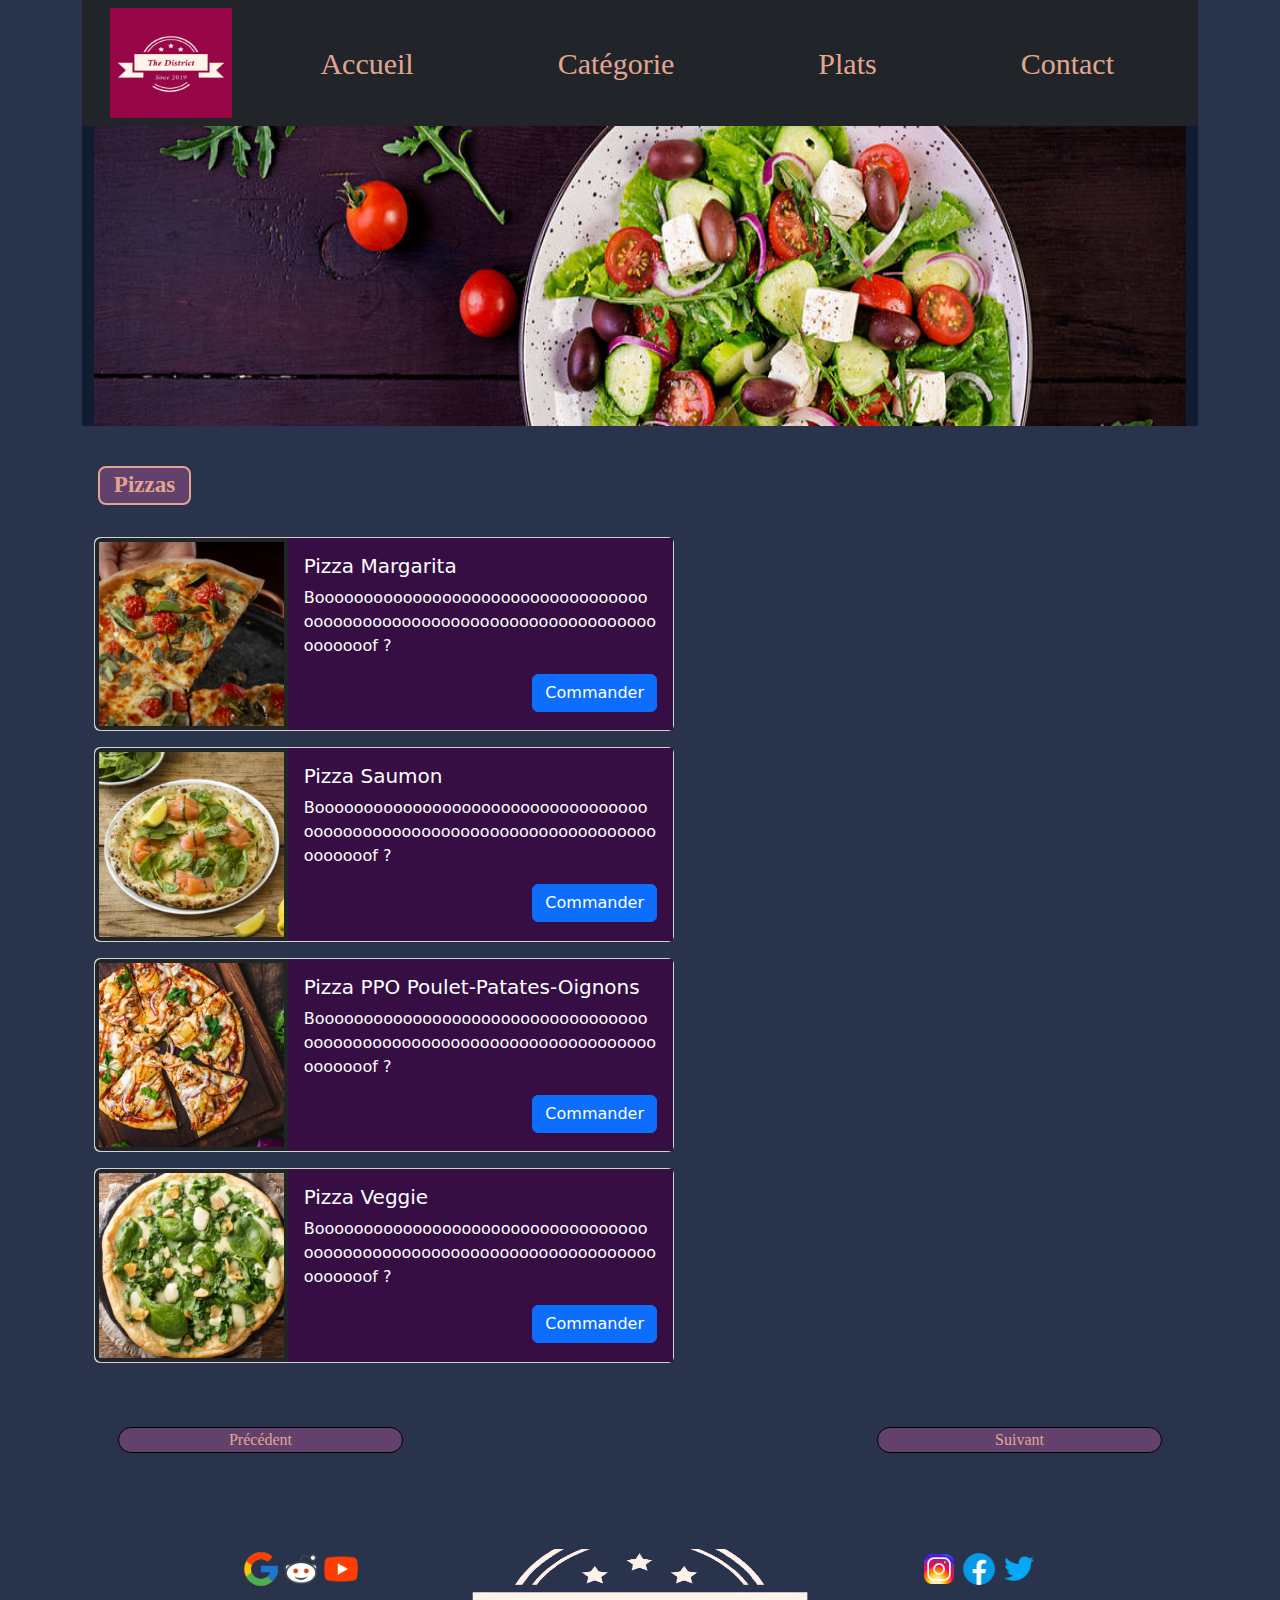
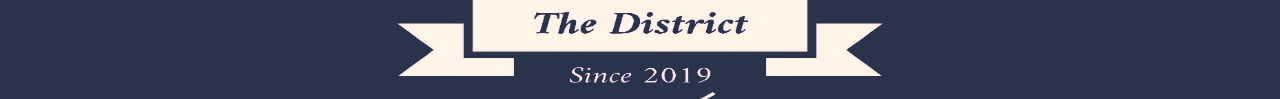
<file: The District/platsparcatégorie.html>
<!DOCTYPE html>
<html lang="fr">
<head>
    <meta charset="UTF-8">
    <meta name="viewport" content="width=device-width, initial-scale=1.0">
    <title>Plats par catégorie</title>
    <link href="https://cdn.jsdelivr.net/npm/bootstrap@5.3.3/dist/css/bootstrap.min.css" rel="stylesheet" integrity="sha384-QWTKZyjpPEjISv5WaRU9OFeRpok6YctnYmDr5pNlyT2bRjXh0JMhjY6hW+ALEwIH" crossorigin="anonymous">
    <link rel="stylesheet" href="assets/css/platsparcatégorie.css">
</head>
<body>
  <div class="container">
    
  <header>
    <nav class="navbar navbar-expand-lg bg-dark">
      <div class="container-fluid">
        <img src="assets/img/the_district_brand/logo.png" alt="logo" width="150" height="110" class="mx-3" class="img-fluid">
        <button class="navbar-toggler couleurbouton" id="boutonderoulant" type="button" data-bs-toggle="collapse" data-bs-target="#navbarNavAltMarkup" aria-controls="navbarNavAltMarkup" aria-expanded="false" aria-label="Toggle navigation">
          <span class="navbar-toggler-icon"></span>
        </button>
        <div class="collapse navbar-collapse" id="navbarNavAltMarkup">
          <div class="navbar-nav">
            <a class="nav-link mx-5 px-4 couleurbouton" aria-current="page" href="index.html">Accueil</a>
            <a class="nav-link mx-5 px-4 couleurbouton" href="categorie.html">Catégorie</a>
            <a class="nav-link mx-5 px-4 couleurbouton" href="touslesplats.html">Plats</a>
            <a class="nav-link mx-5 px-4 couleurbouton" href="contact.html">Contact</a>
          </div>
        </div>
      </div>
    </nav>
  </header>

  <div class="container-fluid">
    <div class="row">
      <img src="assets/img/bg1.jpeg" alt="bandereau" title="bandereau" id="image" class="col-6">
      </div>
      </div>

    


<br>

<div class="container m-3">
    <div class="row">
<p class="col-6 col-lg-1" id="titre">Pizzas</p>
</div>
</div>


<div class="container">
    <div class="row justify-content-between g-0">
                <div class="card mb-3" style="max-width: 580px;">
                    <div class="row g-0">
                      <div class="col-md-4">
                        <img src="assets/img/food/pizza-margherita.jpg" class="img-fluid rounded-start border border-dark border-4" alt="pizza-margherita">
                      </div>
                      <div class="col-md-8 cardscolor">
                        <div class="card-body">
                          <h5 class="card-title txtcolor">Pizza Margarita</h5>
                          <p class="card-text txtcolor">Booooooooooooooooooooooooooooooooooooooooooooooooooooooooooooooooooooooooooooof ?</p>
                            <div class="d-flex justify-content-end">
                          <a href="#" class="btn btn-primary">Commander</a>
                            </div>
                        </div>
                      </div>
                    </div>
                  </div>

                  <div class="card mb-3" style="max-width: 580px;">
                    <div class="row g-0">
                      <div class="col-md-4">
                        <img src="assets/img/food/pizza-salmon.png" class="img-fluid rounded-start border border-dark border-4" alt="pizza-salmon">
                      </div>
                      <div class="col-md-8 cardscolor">
                        <div class="card-body">
                          <h5 class="card-title txtcolor">Pizza Saumon</h5>
                          <p class="card-text txtcolor">Booooooooooooooooooooooooooooooooooooooooooooooooooooooooooooooooooooooooooooof ?</p>
                          <div class="d-flex justify-content-end">
                            <a href="#" class="btn btn-primary">Commander</a>
                              </div>
                        </div>
                      </div>
                    </div>
                  </div>
    </div>
</div>



<div class="container">
    <div class="row justify-content-between g-0">


  <div class="card mb-3" style="max-width: 580px;">
  <div class="row g-0">
    <div class="col-md-4">
      <img src="assets/img/category/pizza_cat.jpg" class="img-fluid rounded-start border border-dark border-4" alt="pizzaPPO">
    </div>
    <div class="col-md-8 cardscolor">
      <div class="card-body">
        <h5 class="card-title txtcolor">Pizza PPO Poulet-Patates-Oignons</h5>
        <p class="card-text txtcolor">Booooooooooooooooooooooooooooooooooooooooooooooooooooooooooooooooooooooooooooof ?</p>
        <div class="d-flex justify-content-end">
          <a href="#" class="btn btn-primary">Commander</a>
            </div>
      </div>
    </div>
  </div>
</div>
  

<div class="card mb-3" style="max-width: 580px;">
    <div class="row g-0">
      <div class="col-md-4">
        <img src="assets/img/food/Food-Name-8298.jpg" class="img-fluid rounded-start border border-dark border-4" alt="pizzaVeggie">
      </div>
      <div class="col-md-8 cardscolor">
        <div class="card-body">
          <h5 class="card-title txtcolor">Pizza Veggie</h5>
          <p class="card-text txtcolor">Booooooooooooooooooooooooooooooooooooooooooooooooooooooooooooooooooooooooooooof ?</p>
          <div class="d-flex justify-content-end">
            <a href="#" class="btn btn-primary">Commander</a>
              </div>
        </div>
      </div>
    </div>
  </div>

</div>
</div>





<div class="row justify-content-between">
    <button type="button" class="btn btn-secondary col-3 m-5 p-0 rounded-pill bprecsuiv">Précédent</button>
    <button type="button" class="btn btn-secondary col-3 m-5 p-0 rounded-pill bprecsuiv">Suivant</button>
    </div>
    </div>

<br><br>

<footer>
  <div class="container">
    <div class="row">

    <div class="d-flex justify-content-center">
      <img src="assets/img/Icones/icons8-logo-google-48.png" id="logogoogle" alt="googlelogo" title="googlelogo" class="col-1">
      
      <img src="assets/img/Icones/icons8-reddit-48.png" id="logoreddit" alt="redditlogo" title="redditlogo" class="col-1">
      
      <img src="assets/img/Icones/icons8-youtube-48.png" id="logoyoutube" alt="youtubelogo" title="youtubelogo" class="col-1">

      <img src="assets/img/the_district_brand/facebook_cover_photo_1-removebg-preview.png" id="bandereaubas" alt="bandereaubas" title="bandereaubas" class="col-6">

      <img src="assets/img/Icones/icons8-instagram-48.png" id="logoinstagram" alt="instagramlogo" title="instagramlogo" class="col-1">

      <img src="assets/img/Icones/icons8-facebook-48.png" id="logofacebook" alt="facebooklogo" title="facebooklogo" class="col-1">

      <img src="assets/img/Icones/icons8-twitter-48.png" id="logotwitter" alt="twitterlogo" title="twitterlogo" class="col-1">
    </div>

    </div>
  </div>
</footer>












  </div>
    <script src="https://cdn.jsdelivr.net/npm/bootstrap@5.3.3/dist/js/bootstrap.bundle.min.js" integrity="sha384-YvpcrYf0tY3lHB60NNkmXc5s9fDVZLESaAA55NDzOxhy9GkcIdslK1eN7N6jIeHz" crossorigin="anonymous"></script>
</body>
</html>
</file>
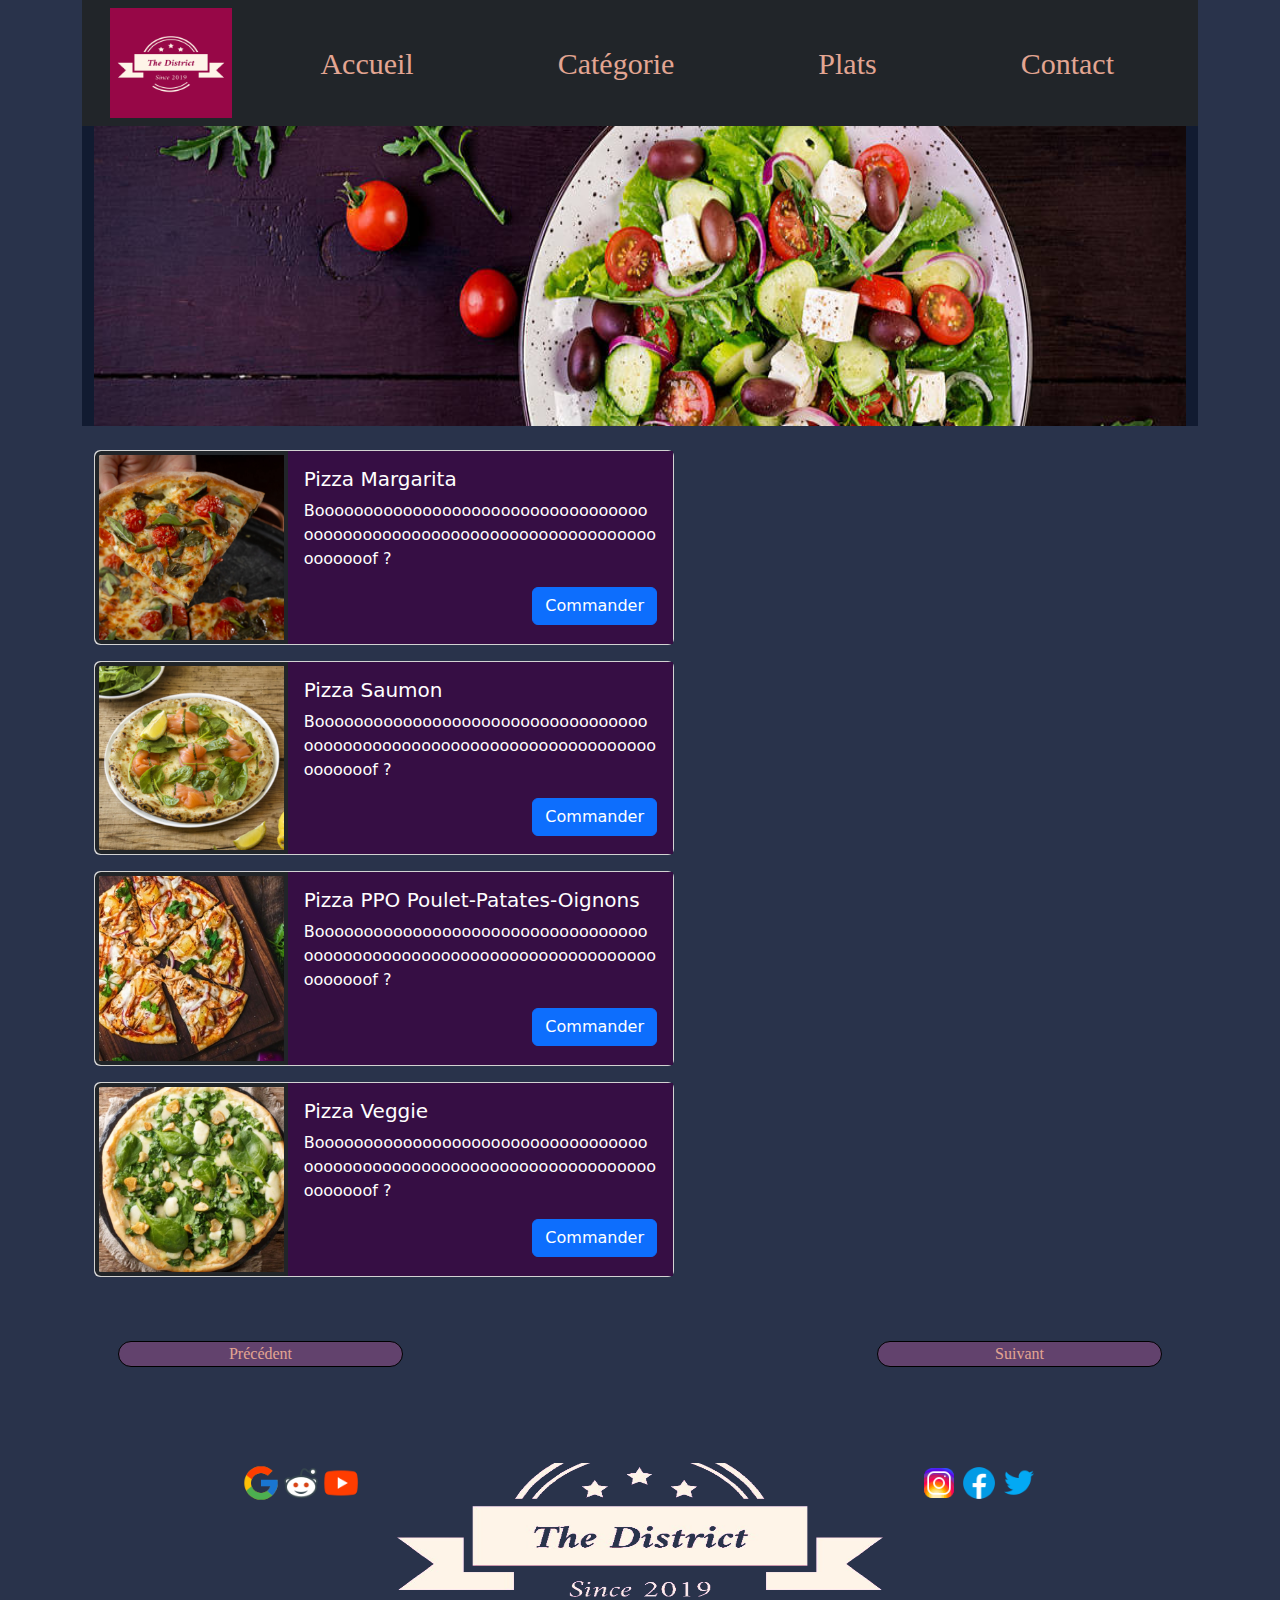
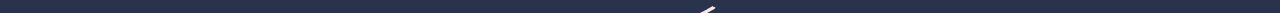
<file: The District/touslesplats.html>
<!DOCTYPE html>
<html lang="fr">
<head>
    <meta charset="UTF-8">
    <meta name="viewport" content="width=device-width, initial-scale=1.0">
    <title>Plats par catégorie Pizzas</title>
    <link href="https://cdn.jsdelivr.net/npm/bootstrap@5.3.3/dist/css/bootstrap.min.css" rel="stylesheet" integrity="sha384-QWTKZyjpPEjISv5WaRU9OFeRpok6YctnYmDr5pNlyT2bRjXh0JMhjY6hW+ALEwIH" crossorigin="anonymous">
    <link rel="stylesheet" href="assets/css/platsparcatégorie.css">
</head>
<body>
  <div class="container">
    
  <header>
    <nav class="navbar navbar-expand-lg bg-dark">
      <div class="container-fluid">
        <img src="assets/img/the_district_brand/logo.png" alt="logo" width="150" height="110" class="mx-3" class="img-fluid">
        <button class="navbar-toggler couleurbouton" id="boutonderoulant" type="button" data-bs-toggle="collapse" data-bs-target="#navbarNavAltMarkup" aria-controls="navbarNavAltMarkup" aria-expanded="false" aria-label="Toggle navigation">
          <span class="navbar-toggler-icon"></span>
        </button>
        <div class="collapse navbar-collapse" id="navbarNavAltMarkup">
          <div class="navbar-nav">
            <a class="nav-link mx-5 px-4 couleurbouton" aria-current="page" href="index.html">Accueil</a>
            <a class="nav-link mx-5 px-4 couleurbouton" href="categorie.html">Catégorie</a>
            <a class="nav-link mx-5 px-4 couleurbouton" href="plat.html">Plats</a>
            <a class="nav-link mx-5 px-4 couleurbouton" href="contact.html">Contact</a>
          </div>
        </div>
      </div>
    </nav>
  </header>

  <div class="container-fluid">
    <div class="row">
      <img src="assets/img/bg1.jpeg" alt="bandereau" title="bandereau" id="image" class="col-6">
      </div>
      </div>

<br>

<div class="container">
    <div class="row justify-content-between g-0">
                <div class="card mb-3" style="max-width: 580px;">
                    <div class="row g-0">
                      <div class="col-md-4">
                        <img src="assets/img/food/pizza-margherita.jpg" class="img-fluid rounded-start border border-dark border-4" alt="pizza-margherita">
                      </div>
                      <div class="col-md-8 cardscolor">
                        <div class="card-body">
                          <h5 class="card-title txtcolor">Pizza Margarita</h5>
                          <p class="card-text txtcolor">Booooooooooooooooooooooooooooooooooooooooooooooooooooooooooooooooooooooooooooof ?</p>
                            <div class="d-flex justify-content-end">
                          <a href="#" class="btn btn-primary">Commander</a>
                            </div>
                        </div>
                      </div>
                    </div>
                  </div>

                  <div class="card mb-3" style="max-width: 580px;">
                    <div class="row g-0">
                      <div class="col-md-4">
                        <img src="assets/img/food/pizza-salmon.png" class="img-fluid rounded-start border border-dark border-4" alt="pizza-salmon">
                      </div>
                      <div class="col-md-8 cardscolor">
                        <div class="card-body">
                          <h5 class="card-title txtcolor">Pizza Saumon</h5>
                          <p class="card-text txtcolor">Booooooooooooooooooooooooooooooooooooooooooooooooooooooooooooooooooooooooooooof ?</p>
                          <div class="d-flex justify-content-end">
                            <a href="#" class="btn btn-primary">Commander</a>
                              </div>
                        </div>
                      </div>
                    </div>
                  </div>
    </div>
</div>



<div class="container">
    <div class="row justify-content-between g-0">


  <div class="card mb-3" style="max-width: 580px;">
  <div class="row g-0">
    <div class="col-md-4">
      <img src="assets/img/category/pizza_cat.jpg" class="img-fluid rounded-start border border-dark border-4" alt="pizzaPPO">
    </div>
    <div class="col-md-8 cardscolor">
      <div class="card-body">
        <h5 class="card-title txtcolor">Pizza PPO Poulet-Patates-Oignons</h5>
        <p class="card-text txtcolor">Booooooooooooooooooooooooooooooooooooooooooooooooooooooooooooooooooooooooooooof ?</p>
        <div class="d-flex justify-content-end">
          <a href="#" class="btn btn-primary">Commander</a>
            </div>
      </div>
    </div>
  </div>
</div>
  

<div class="card mb-3" style="max-width: 580px;">
    <div class="row g-0">
      <div class="col-md-4">
        <img src="assets/img/food/Food-Name-8298.jpg" class="img-fluid rounded-start border border-dark border-4" alt="pizzaVeggie">
      </div>
      <div class="col-md-8 cardscolor">
        <div class="card-body">
          <h5 class="card-title txtcolor">Pizza Veggie</h5>
          <p class="card-text txtcolor">Booooooooooooooooooooooooooooooooooooooooooooooooooooooooooooooooooooooooooooof ?</p>
          <div class="d-flex justify-content-end">
            <a href="#" class="btn btn-primary">Commander</a>
              </div>
        </div>
      </div>
    </div>
  </div>

</div>
</div>





<div class="row justify-content-between">
    <button type="button" class="btn btn-secondary col-3 m-5 p-0 rounded-pill bprecsuiv">Précédent</button>
    <button type="button" class="btn btn-secondary col-3 m-5 p-0 rounded-pill bprecsuiv">Suivant</button>
    </div>
    </div>

<br><br>

<footer>
  <div class="container">
    <div class="row">

    <div class="d-flex justify-content-center">
      <img src="assets/img/Icones/icons8-logo-google-48.png" id="logogoogle" alt="googlelogo" title="googlelogo" class="col-1">
      
      <img src="assets/img/Icones/icons8-reddit-48.png" id="logoreddit" alt="redditlogo" title="redditlogo" class="col-1">
      
      <img src="assets/img/Icones/icons8-youtube-48.png" id="logoyoutube" alt="youtubelogo" title="youtubelogo" class="col-1">

      <img src="assets/img/the_district_brand/facebook_cover_photo_1-removebg-preview.png" id="bandereaubas" alt="bandereaubas" title="bandereaubas" class="col-6">

      <img src="assets/img/Icones/icons8-instagram-48.png" id="logoinstagram" alt="instagramlogo" title="instagramlogo" class="col-1">

      <img src="assets/img/Icones/icons8-facebook-48.png" id="logofacebook" alt="facebooklogo" title="facebooklogo" class="col-1">

      <img src="assets/img/Icones/icons8-twitter-48.png" id="logotwitter" alt="twitterlogo" title="twitterlogo" class="col-1">
    </div>

    </div>
  </div>
</footer>












  </div>
    <script src="https://cdn.jsdelivr.net/npm/bootstrap@5.3.3/dist/js/bootstrap.bundle.min.js" integrity="sha384-YvpcrYf0tY3lHB60NNkmXc5s9fDVZLESaAA55NDzOxhy9GkcIdslK1eN7N6jIeHz" crossorigin="anonymous"></script>
</body>
</html>
</file>
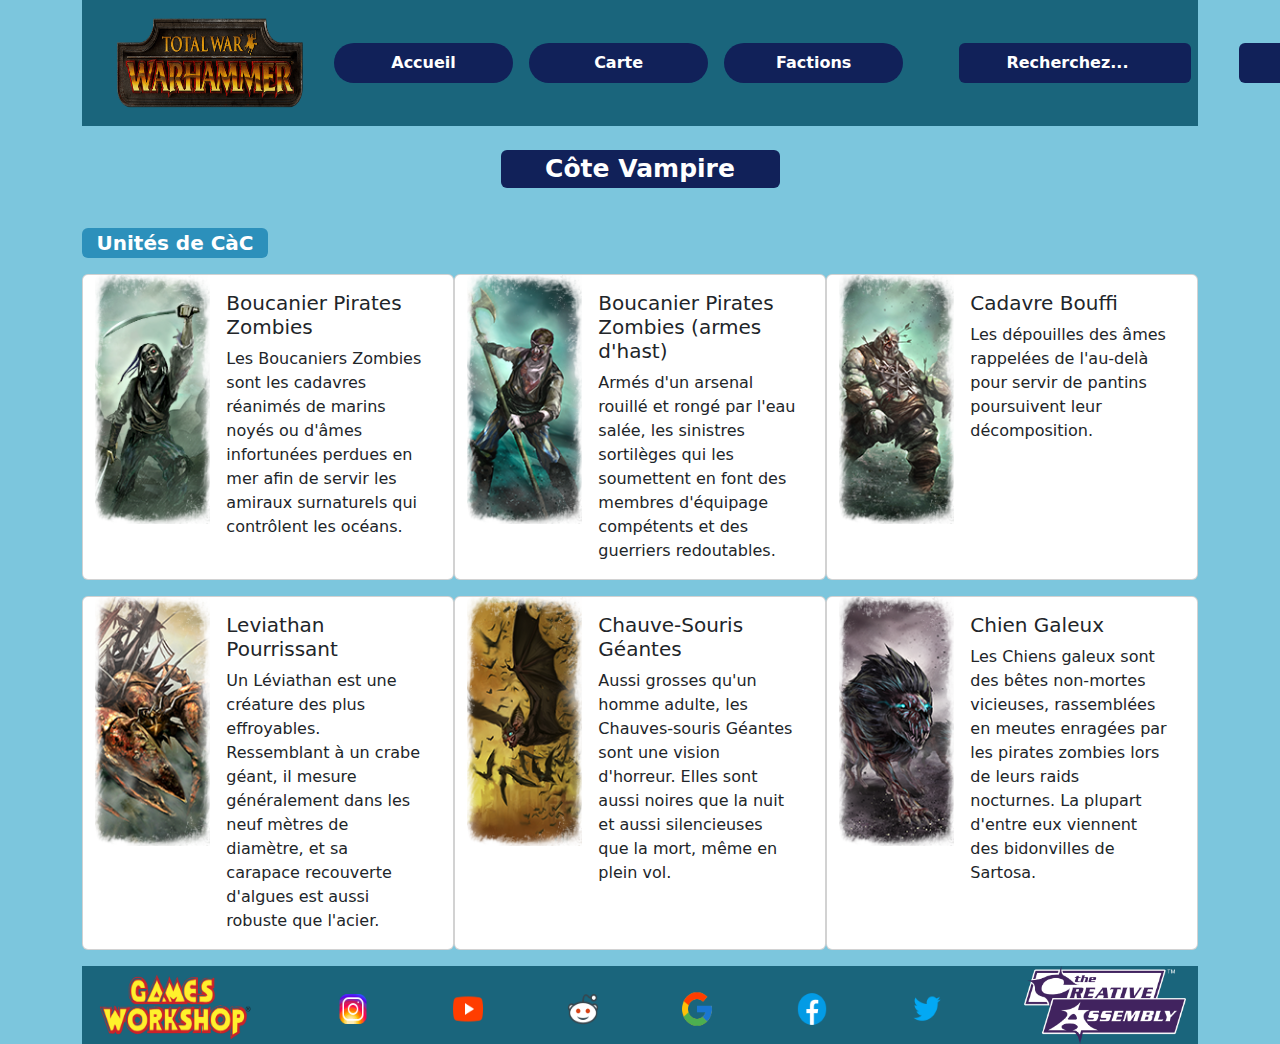
<file: Total War Warhammer/factions.html>
<!DOCTYPE html>
<html lang="fr">
<head>
    <meta charset="UTF-8">
    <meta name="viewport" content="width=device-width, initial-scale=1.0">
    <title>Factions</title>
    <link href="https://cdn.jsdelivr.net/npm/bootstrap@5.3.3/dist/css/bootstrap.min.css" rel="stylesheet" integrity="sha384-QWTKZyjpPEjISv5WaRU9OFeRpok6YctnYmDr5pNlyT2bRjXh0JMhjY6hW+ALEwIH" crossorigin="anonymous">
    <link rel="stylesheet" href="assets/css/factions.css">
    <link rel="shortcut icon" href="assets/img/favicon-32x32.png">
    
</head>
<body>
    <div class="container">

      <header>
        <nav class="navbar navbar-expand-lg backgroundHeader">
          <div class="container-fluid">
            <img src="assets/img/Logo_Total_War_Warhammer.png" alt="logo" width="200" height="110" class="mx-3" class="img-fluid col-2">
            <button class="navbar-toggler couleurbouton" id="boutonderoulant" type="button" data-bs-toggle="collapse" data-bs-target="#navbarNavAltMarkup" aria-controls="navbarNavAltMarkup" aria-expanded="false" aria-label="Toggle navigation">
              <span class="navbar-toggler-icon"></span>
            </button>
            <div class="collapse navbar-collapse" id="navbarNavAltMarkup">
              <div class="navbar-nav">
                <a class="nav-link mx-2 px-2 border border-0 rounded-pill text-center fw-bold w-25 buttoncolor col-2" aria-current="page" href="index.html">Accueil</a>
                <a class="nav-link mx-2 px-2 border border-0 rounded-pill text-center fw-bold w-25 buttoncolor col-2" href="map.html">Carte</a>
                <a class="nav-link mx-2 px-2 border border-0 rounded-pill text-center fw-bold w-25 buttoncolor col-2" href="liste-des-factions.html">Factions</a>
                <form class="d-flex jus w-50" role="search">
                    <input class="form-control me-5 mx-5 searchcolor border-0 col-2" type="search" placeholder="Recherchez..." aria-label="Search">
                    <button class="btn me-4 border buttoncolor border-0 fw-bold col-8" type="submit">Valider</button>
                  </form>
              </div>
            </div>
          </div>
        </nav>
    </header>

<br>

<div class="container">
    <div class="row d-flex justify-content-center">
        <p class="border border-0 col-3 rounded text-center fw-bold titleFaction1">Côte Vampire</p>
    </div>
</div>

<br>

<div class="container">
    <div class="row">
    <div class="container">
        <div class="row d-flex justify-content-start">
            <p class="border border-0 rounded col-2 text-center fw-bold titleFaction">Unités de CàC</p>
        </div>
    </div>

    <div class="card mb-3 col-4" style="max-width: 540px;">
        <div class="row g-0">
          <div class="col-md-4">
            <img src="assets/img/Portrait_unités/CaC/Boucaniers_Pirates_Zombies.png" class="img-fluid rounded-start" alt="Boucaniers_pirates_zombies">
          </div>
          <div class="col-md-8">
            <div class="card-body">
              <h5 class="card-title">Boucanier Pirates Zombies</h5>
              <p class="card-text">Les Boucaniers Zombies sont les cadavres réanimés de marins noyés ou d'âmes infortunées perdues en mer afin de servir les amiraux surnaturels qui contrôlent les océans.</p>
            </div>
          </div>
        </div>
      </div>

      <div class="card mb-3 col-4" style="max-width: 540px;">
        <div class="row g-0">
          <div class="col-md-4">
            <img src="assets/img/Portrait_unités/CaC/boucaniers_pirates_zombies_(armes d'hast).png" class="img-fluid rounded-start" alt="Boucaniers_pirates_zombies(armes_d'hast)">
          </div>
          <div class="col-md-8">
            <div class="card-body">
              <h5 class="card-title">Boucanier Pirates Zombies (armes d'hast)</h5>
              <p class="card-text">Armés d'un arsenal rouillé et rongé par l'eau salée, les sinistres sortilèges qui les soumettent en font des membres d'équipage compétents et des guerriers redoutables.</p>
            </div>
          </div>
        </div>
      </div>

      <div class="card mb-3 col-4" style="max-width: 540px;">
        <div class="row g-0">
          <div class="col-md-4">
            <img src="assets/img/Portrait_unités/CaC/Cadavre_bouffi.png" class="img-fluid rounded-start" alt="cadavre_bouffi">
          </div>
          <div class="col-md-8">
            <div class="card-body">
              <h5 class="card-title">Cadavre Bouffi</h5>
              <p class="card-text">Les dépouilles des âmes rappelées de l'au-delà pour servir de pantins poursuivent leur décomposition.</p>
            </div>
          </div>
        </div>
      </div>

      <div class="card mb-3 col-4" style="max-width: 540px;">
        <div class="row g-0">
          <div class="col-md-4">
            <img src="assets/img/Portrait_unités/CaC/leviathan_pourrissant.png" class="img-fluid rounded-start" alt="leviathan_pourrissant">
          </div>
          <div class="col-md-8">
            <div class="card-body">
              <h5 class="card-title">Leviathan Pourrissant</h5>
              <p class="card-text">Un Léviathan est une créature des plus effroyables. Ressemblant à un crabe géant, il mesure généralement dans les neuf mètres de diamètre, et sa carapace recouverte d'algues est aussi robuste que l'acier.</p>
            </div>
          </div>
        </div>
      </div>

      <div class="card mb-3 col-4" style="max-width: 540px;">
        <div class="row g-0">
          <div class="col-md-4">
            <img src="assets/img/Portrait_unités/CaC/chauve-souris_géantes.png" class="img-fluid rounded-start" alt="chauve-souris">
          </div>
          <div class="col-md-8">
            <div class="card-body">
              <h5 class="card-title">Chauve-Souris Géantes</h5>
              <p class="card-text">Aussi grosses qu'un homme adulte, les Chauves-souris Géantes sont une vision d'horreur. Elles sont aussi noires que la nuit et aussi silencieuses que la mort, même en plein vol.</p>
            </div>
          </div>
        </div>
      </div>

      <div class="card mb-3 col-4" style="max-width: 540px;">
        <div class="row g-0">
          <div class="col-md-4">
            <img src="assets/img/Portrait_unités/CaC/Chiens_galeux.png" class="img-fluid rounded-start" alt="Chiens_galeux">
          </div>
          <div class="col-md-8">
            <div class="card-body">
              <h5 class="card-title">Chien Galeux</h5>
              <p class="card-text">Les Chiens galeux sont des bêtes non-mortes vicieuses, rassemblées en meutes enragées par les pirates zombies lors de leurs raids nocturnes. La plupart d'entre eux viennent des bidonvilles de Sartosa.</p>
            </div>
          </div>
        </div>
      </div>
    </div><a href="https://www.creative-assembly.com/"></a>
</div>



<title>blalbalbalb</title>


<footer>
  <div class="container footerColor">
      <div class="row justify-content-between">
          <!--<div class="container">
          <div class="row d-flex justify-content-start">-->
  <img src="assets/img/426-4263598_games-workshop-hd-png-download.png" alt="logoGamesWorkshop" title="logoGamesWorkshop" class="col-2">
  <!--</div>
  </div>-->
  
  <!--<div class="container">
  <div class="row d-flex justify-content-center align-middle">-->
  <img src="assets/img/Logos_réseaux_sociaux/icons8-instagram-48.png" alt="logoInstagram" title="logoInstagram" class="col-1 logoRS">
  <img src="assets/img/Logos_réseaux_sociaux/icons8-youtube-48.png" alt="logoYoutube" title="logoYoutube" class="col-1 logoRS">
  <img src="assets/img/Logos_réseaux_sociaux/icons8-reddit-48.png" alt="logoReddit" title="logoReddit" class="col-1 logoRS">
  <img src="assets/img/Logos_réseaux_sociaux/icons8-logo-google-48.png" alt="logoGoogle" title="logoGoogle" class="col-1 logoRS">
  <img src="assets/img/Logos_réseaux_sociaux/icons8-facebook-48.png" alt="logoFacebook" title="logoGoogle" class="col-1 logoRS">
  <img src="assets/img/Logos_réseaux_sociaux/icons8-twitter-48.png" alt="logoTwitter" title="logoTwitter" class="col-1 logoRS">
  <!--</div>
  </div>-->
  
  <!--<div class="container">
  <div class="row justify-content-end">-->
  <img src="assets/img/The_Creative_Assembly.png" alt="logoCreativeAssembly" title="logoCreativeAssembly" class="col-2">
  <!--</div>
  </div>-->
  
  </div>
  </div>
  </footer>

</div>

    <script src="https://cdn.jsdelivr.net/npm/bootstrap@5.3.3/dist/js/bootstrap.bundle.min.js" integrity="sha384-YvpcrYf0tY3lHB60NNkmXc5s9fDVZLESaAA55NDzOxhy9GkcIdslK1eN7N6jIeHz" crossorigin="anonymous"></script>
</body>
</html>
</file>
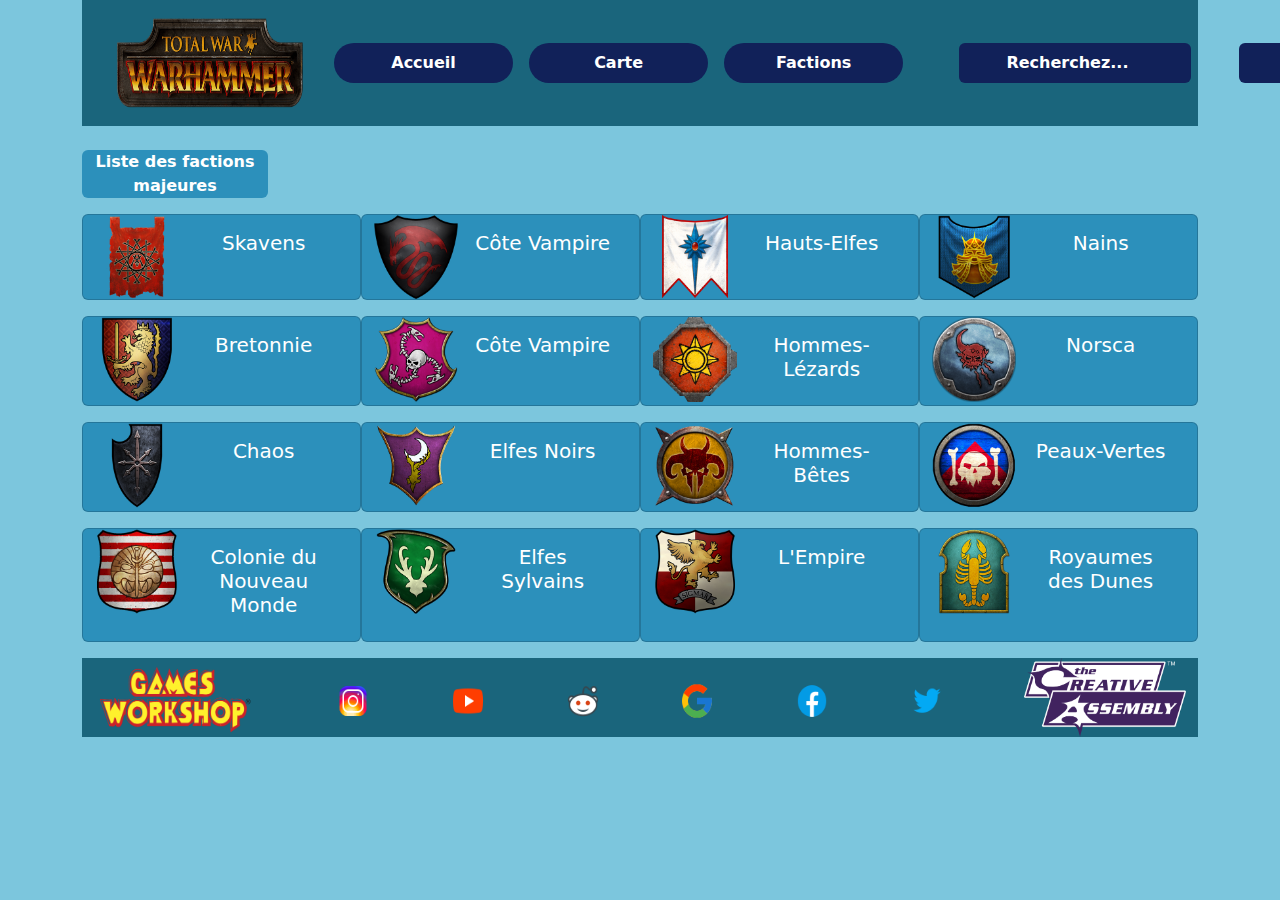
<file: Total War Warhammer/liste-des-factions.html>
<!DOCTYPE html>
<html lang="fr">
<head>
    <meta charset="UTF-8">
    <meta name="viewport" content="width=device-width, initial-scale=1.0">
    <title>Liste des factions</title>
    <link href="https://cdn.jsdelivr.net/npm/bootstrap@5.3.3/dist/css/bootstrap.min.css" rel="stylesheet" integrity="sha384-QWTKZyjpPEjISv5WaRU9OFeRpok6YctnYmDr5pNlyT2bRjXh0JMhjY6hW+ALEwIH" crossorigin="anonymous">
    <link rel="stylesheet" href="assets/css/liste-des-factions.css">
    <link rel="shortcut icon" href="assets/img/favicon-32x32.png">
    
</head>
<body>
    <div class="container">

      <header>
        <nav class="navbar navbar-expand-lg backgroundHeader">
          <div class="container-fluid">
            <img src="assets/img/Logo_Total_War_Warhammer.png" alt="logo" width="200" height="110" class="mx-3" class="img-fluid col-2">
            <button class="navbar-toggler couleurbouton" id="boutonderoulant" type="button" data-bs-toggle="collapse" data-bs-target="#navbarNavAltMarkup" aria-controls="navbarNavAltMarkup" aria-expanded="false" aria-label="Toggle navigation">
              <span class="navbar-toggler-icon"></span>
            </button>
            <div class="collapse navbar-collapse" id="navbarNavAltMarkup">
              <div class="navbar-nav">
                <a class="nav-link mx-2 px-2 border border-0 rounded-pill text-center fw-bold w-25 buttoncolor col-2" aria-current="page" href="index.html">Accueil</a>
                <a class="nav-link mx-2 px-2 border border-0 rounded-pill text-center fw-bold w-25 buttoncolor col-2" href="map.html">Carte</a>
                <a class="nav-link mx-2 px-2 border border-0 rounded-pill text-center fw-bold w-25 buttoncolor col-2" href="liste-des-factions.html">Factions</a>
                <form class="d-flex jus w-50" role="search">
                    <input class="form-control me-5 mx-5 searchcolor border-0 col-2" type="search" placeholder="Recherchez..." aria-label="Search">
                    <button class="btn me-4 border buttoncolor border-0 fw-bold col-8" type="submit">Valider</button>
                  </form>
              </div>
            </div>
          </div>
        </nav>
    </header>
<br>

<div class="container">
    <div class="row d-flex justify-content-start">
        <p class="border border-0 rounded col-2 text-center fw-bold titleFaction">Liste des factions majeures</p>
    </div>
</div>

<div class="container">
    <div class="row">
        <div class="card mb-3 col-3 cardColor" style="max-width: 540px;">
            <div class="row g-0">
              <div class="col-md-4">
                <img src="assets/img/Logos_factions/Skavens.png" class="img-fluid rounded-start" alt="skavens">
              </div>
              <div class="col-md-8">
                <div class="card-body">
                  <h5 class="card-title text-center">Skavens</h5>
                </div>
              </div>
            </div>
          </div>

          <div class="card mb-3 col-3 cardColor" style="max-width: 540px;">
            <div class="row g-0">
              <div class="col-md-4">
                <img src="assets/img/Logos_factions/Comte_Vampire.png" class="img-fluid rounded-start" alt="Comte_Vampire">
              </div>
              <div class="col-md-8">
                <div class="card-body">
                  <h5 class="card-title text-center">Côte Vampire</h5>
                </div>
              </div>
            </div>
          </div>

          <div class="card mb-3 col-3 cardColor" style="max-width: 540px;">
            <div class="row g-0">
              <div class="col-md-4">
                <img src="assets/img/Logos_factions/Hauts-Elfes.png" class="img-fluid rounded-start" alt="Hauts-Elfes">
              </div>
              <div class="col-md-8">
                <div class="card-body">
                  <h5 class="card-title text-center">Hauts-Elfes</h5>
                </div>
              </div>
            </div>
          </div>

          <div class="card mb-3 col-3 cardColor" style="max-width: 540px;">
            <div class="row g-0">
              <div class="col-md-4">
                <img src="assets/img/Logos_factions/Nains.png" class="img-fluid rounded-start" alt="Nains">
              </div>
              <div class="col-md-8">
                <div class="card-body">
                  <h5 class="card-title text-center">Nains</h5>
                </div>
              </div>
            </div>
          </div>

          <div class="card mb-3 col-3 cardColor" style="max-width: 540px;">
            <div class="row g-0">
              <div class="col-md-4">
                <img src="assets/img/Logos_factions/Bretonnie.png" class="img-fluid rounded-start" alt="Bretonnie">
              </div>
              <div class="col-md-8">
                <div class="card-body">
                  <h5 class="card-title text-center">Bretonnie</h5>
                </div>
              </div>
            </div>
          </div>

          <div class="card mb-3 col-3 cardColor" style="max-width: 540px;">
            <div class="row g-0">
              <div class="col-md-4">
                <a href="factions.html"><img src="assets/img/Logos_factions/Côte_Vampire.png" class="img-fluid rounded-start" alt="cote_vampire"></a>
              </div>
              <div class="col-md-8">
                <div class="card-body">
                  <a href="factions.html"><h5 class="card-title text-center">Côte Vampire</h5></a>
                </div>
              </div>
            </div>
          </div>

          <div class="card mb-3 col-3 cardColor" style="max-width: 540px;">
            <div class="row g-0">
              <div class="col-md-4">
                <img src="assets/img/Logos_factions/Homme-Lézard.png" class="img-fluid rounded-start" alt="Homme-Lézard">
              </div>
              <div class="col-md-8">
                <div class="card-body">
                  <h5 class="card-title text-center">Hommes-Lézards</h5>
                </div>
              </div>
            </div>
          </div>

          <div class="card mb-3 col-3 cardColor" style="max-width: 540px;">
            <div class="row g-0">
              <div class="col-md-4">
                <img src="assets/img/Logos_factions/Norsca.png" class="img-fluid rounded-start" alt="Norsca">
              </div>
              <div class="col-md-8">
                <div class="card-body">
                  <h5 class="card-title text-center">Norsca</h5>
                </div>
              </div>
            </div>
          </div>

          <div class="card mb-3 col-3 cardColor" style="max-width: 540px;">
            <div class="row g-0">
              <div class="col-md-4">
                <img src="assets/img/Logos_factions/Chaos.png" class="img-fluid rounded-start" alt="Chaos">
              </div>
              <div class="col-md-8">
                <div class="card-body">
                  <h5 class="card-title text-center">Chaos</h5>
                </div>
              </div>
            </div>
          </div>

          <div class="card mb-3 col-3 cardColor" style="max-width: 540px;">
            <div class="row g-0">
              <div class="col-md-4">
                <img src="assets/img/Logos_factions/Elfes_Noirs.png" class="img-fluid rounded-start" alt="Elfes_Noirs">
              </div>
              <div class="col-md-8">
                <div class="card-body">
                  <h5 class="card-title text-center">Elfes Noirs</h5>
                </div>
              </div>
            </div>
          </div>

          <div class="card mb-3 col-3 cardColor" style="max-width: 540px;">
            <div class="row g-0">
              <div class="col-md-4">
                <img src="assets/img/Logos_factions/Hommes-Bêtes.png" class="img-fluid rounded-start" alt="Hommes-Bêtes">
              </div>
              <div class="col-md-8">
                <div class="card-body">
                  <h5 class="card-title text-center">Hommes-Bêtes</h5>
                </div>
              </div>
            </div>
          </div>

          <div class="card mb-3 col-3 cardColor" style="max-width: 540px;">
            <div class="row g-0">
              <div class="col-md-4">
                <img src="assets/img/Logos_factions/Peaux-Vertes.png" class="img-fluid rounded-start" alt="Peaux-Vertes">
              </div>
              <div class="col-md-8">
                <div class="card-body">
                  <h5 class="card-title text-center">Peaux-Vertes</h5>
                </div>
              </div>
            </div>
          </div>

          <div class="card mb-3 col-3 cardColor" style="max-width: 540px;">
            <div class="row g-0">
              <div class="col-md-4">
                <img src="assets/img/Logos_factions/Colonie_du_Nouveau_Monde.png" class="img-fluid rounded-start" alt="Colonie_du_Nouveau_Monde">
              </div>
              <div class="col-md-8">
                <div class="card-body">
                  <h5 class="card-title text-center">Colonie du Nouveau Monde</h5>
                </div>
              </div>
            </div>
          </div>

          <div class="card mb-3 col-3 cardColor" style="max-width: 540px;">
            <div class="row g-0">
              <div class="col-md-4">
                <img src="assets/img/Logos_factions/Elfes_Sylvains.png" class="img-fluid rounded-start" alt="Elfes_Sylvains">
              </div>
              <div class="col-md-8">
                <div class="card-body">
                  <h5 class="card-title text-center">Elfes Sylvains</h5>
                </div>
              </div>
            </div>
          </div>
          
          <div class="card mb-3 col-3 cardColor" style="max-width: 540px;">
            <div class="row g-0">
              <div class="col-md-4">
                <img src="assets/img/Logos_factions/L_Empire.png" class="img-fluid rounded-start" alt="L_Empire">
              </div>
              <div class="col-md-8">
                <div class="card-body">
                  <h5 class="card-title text-center">L'Empire</h5>
                </div>
              </div>
            </div>
          </div>

          <div class="card mb-3 col-3 cardColor" style="max-width: 540px;">
            <div class="row g-0">
              <div class="col-md-4">
                <img src="assets/img/Logos_factions/Royaume_des_Dunes.png" class="img-fluid rounded-start" alt="Royaume_des_Dunes">
              </div>
              <div class="col-md-8">
                <div class="card-body">
                  <h5 class="card-title text-center">Royaumes des Dunes</h5>
                </div>
              </div>
            </div>
          </div>

    </div>
</div>








<footer>
  <div class="container footerColor">
      <div class="row justify-content-between">
          <!--<div class="container">
          <div class="row d-flex justify-content-start">-->
  <img src="assets/img/426-4263598_games-workshop-hd-png-download.png" alt="logoGamesWorkshop" title="logoGamesWorkshop" class="col-2">
  <!--</div>
  </div>-->
  
  <!--<div class="container">
  <div class="row d-flex justify-content-center align-middle">-->
  <img src="assets/img/Logos_réseaux_sociaux/icons8-instagram-48.png" alt="logoInstagram" title="logoInstagram" class="col-1 logoRS">
  <img src="assets/img/Logos_réseaux_sociaux/icons8-youtube-48.png" alt="logoYoutube" title="logoYoutube" class="col-1 logoRS">
  <img src="assets/img/Logos_réseaux_sociaux/icons8-reddit-48.png" alt="logoReddit" title="logoReddit" class="col-1 logoRS">
  <img src="assets/img/Logos_réseaux_sociaux/icons8-logo-google-48.png" alt="logoGoogle" title="logoGoogle" class="col-1 logoRS">
  <img src="assets/img/Logos_réseaux_sociaux/icons8-facebook-48.png" alt="logoFacebook" title="logoGoogle" class="col-1 logoRS">
  <img src="assets/img/Logos_réseaux_sociaux/icons8-twitter-48.png" alt="logoTwitter" title="logoTwitter" class="col-1 logoRS">
  <!--</div>
  </div>-->
  
  <!--<div class="container">
  <div class="row justify-content-end">-->
  <img src="assets/img/The_Creative_Assembly.png" alt="logoCreativeAssembly" title="logoCreativeAssembly" class="col-2">
  <!--</div>
  </div>-->
  
  </div>
  </div>
  </footer>

</div>

    <script src="https://cdn.jsdelivr.net/npm/bootstrap@5.3.3/dist/js/bootstrap.bundle.min.js" integrity="sha384-YvpcrYf0tY3lHB60NNkmXc5s9fDVZLESaAA55NDzOxhy9GkcIdslK1eN7N6jIeHz" crossorigin="anonymous"></script>
</body>
</html>
</file>
<file: Total War Warhammer/assets/css/index.css>
body{
    background-color:#7CC6DD;
}

ul{
    text-align: center;
    font-weight: bold;
}

.backgroundHeader{
    background-color:#1A657C;
}

.buttoncolor{
    background-color: #112159;
    color:white;
}

.searchcolor{
    background-color:#112159;
}

.form-control::placeholder{
    color:white;
    font-weight: bold;
    text-align: center;
}

p{
    font-weight: bold;
}

.footerColor{
    background-color: #1A657C;
}

.logoRS{
    width: 60px;
    height: 40px;
    margin-top: 23px;
}
</file>
<file: Jarditou/style.css>
#liste_haut {
    border: 20px black solid;
    background-color: black;
    list-style-type: none;
    display: flex;
    flex-direction: row;
    color: white;

}

#liste_bas {
    border: 20px black solid;
    background-color: black;
    list-style-type: none;
    display: flex;
    flex-direction: row;
    color: white;
}

.espace_liste {
    margin-right: 10px;
}

a {
    color: white;
}

.tete {
    display: flex;
    align-items: center;
}

.logo {
    display:flex;
    flex: 15%;
    height: auto;
    width: 70%;
}

.jardin {
    display:flex;
    flex: 85%;
    font-size: 40px;
    justify-content: center;
    height: auto;
    width: 100%;
}

.paragraphe {
    display:flex;
}

.texte {
    width: 70%;
    height: auto;
}

.cadre {
    width: 30%;
    border: solid;
    background-color: rgb(219, 211, 211);
    border-color: white;
}

.barre {
    color: rgb(240, 233, 233);
    width: 1900px;
}

#promotion {
    width: 100%;
    height: auto;
}

@media screen and (max-width: 1300px) {
    .paragraphe {
        display: block;
    }
    .texte {
        width: 100%;
    }
}

/*Tableau*/

.defilement {
    overflow-x:auto;
}

.tableau {
    width: 100%;
}
</file>
<file: The District/assets/css/categorie.css>
body{
    background-color: #29334B;

}

#boutonderoulant{
    background-color: #E3A592;
}

.couleurbouton{
    color: #E3A592;
    font-size: 30px;
    font-family:Georgia, serif;
}

#wrap{
    width: 280px;
    height: 280px;
    border-radius: 50px;
    border:solid;
    border:10px solid;
}

#categorie1{
    display:block;
    text-align:center;
}

#sandwichcat{
    width: 280px;
    height: 280px;
    border-radius: 50px;
    border:solid;
    border:10px solid;
}

#categorie2{
    display:block;
    text-align: center;
}

#pizzacat{
    width: 280px;
    height: 280px;
    border-radius: 50px;
    border:solid;
    border:10px solid;
}

#categorie3{
    display:block;
    text-align:center;
}

#pastacat{
    width: 280px;
    height: 280px;
    border-radius: 50px;
    border:solid;
    border:10px solid;
}

#categorie4{
    display:block;
    text-align:center;
}

#brugercat{
    width: 280px;
    height: 280px;
    border-radius: 50px;
    border:solid;
    border:10px solid;
}

#categorie5{
    display:block;
    text-align:center;
}

#asianfood{
    width: 280px;
    height: 280px;
    border-radius: 50px;
    border:solid;
    border:10px solid;
}

#categorie6{
    display:block;
    text-align:center;
}

#bandereaubas{
    width: 558px;
    height: 150px; 
}

#logogoogle{
    width: 40px;
    height: 40px;
    
}


#logoreddit{
    width: 40px;
    height: 40px;
    
}


#logoyoutube{
    width: 40px;
    height: 40px;
    
}


#logoinstagram{
    width: 40px;
    height: 40px;
    
}

#logofacebook{
    width: 40px;
    height: 40px;
    
}

#logotwitter{
    width: 40px;
    height: 40px;    
}

p{
    color:#E3A592;
    font-family: Georgia, serif;
    font-size:25px;
    font-weight: bold;
}

.bprecsuiv{
    color:#E3A592;
    font-family: Georgia, serif;
    background-color: #62426D;
    border-color: black;
}

#image{
    width: 1320px;
    height: 300px;
    background-color: #111b31;
}
</file>
<file: The District/assets/css/commande.css>
body{
    background-color: #29334B;
}

#background-img{
    background-image: url(../img/ibg.jpg);
    background-size: cover;
}

#boutonderoulant{
    background-color: #E3A592;
}

.couleurbouton{
    color: #E3A592;
    font-size: 30px;
    font-family:Georgia, serif;
}

#bandereaubas{
    width: 558px;
    height: 150px;
    
}

#logogoogle{
    width: 40px;
    height: 40px;
    
}


#logoreddit{
    width: 40px;
    height: 40px;
    
}


#logoyoutube{
    width: 40px;
    height: 40px;
    
}


#logoinstagram{
    width: 40px;
    height: 40px;
    
}


#logofacebook{
    width: 40px;
    height: 40px;
    
}


#logotwitter{
    width: 40px;
    height: 40px;
    
}

#imgcommande{
    width: 280px;
    height: 180px;
    display:block;
    /*justify-content:left;*/
    justify-content:start;
    /*border-radius: 50px;*/
    /*border:solid;*/
    /*border:10px solid;*/
}

#rectangleviolet{
    background-color: #62426D;
    border:solid;
    border:2px solid;
    height: auto;
    width: 700px;
    
}

#couleurtxt{
    color: #F50B0B;
    font-family: Georgia, serif;
    font-size:12px;
    font-weight: bold;
}

#NometPrenomCSS{
    font-family: Georgia, serif;
    font-size:20px;
    font-weight: bold;
}

#emailCSS{
    font-family: Georgia, serif;
    font-size:20px;
    font-weight: bold;
}

#telephoneCSS{
    font-family: Georgia, serif;
    font-size:20px;
    font-weight: bold;
}

#votreadresseCSS{
    font-family: Georgia, serif;
    font-size:20px;
    font-weight: bold;
}

.txtrectangle{
    font-family: Georgia, serif;
    font-size:15px;
    font-weight: bold;
    color:white;
}

.cardscolor{
    background-color: #360E44 ;
}

.txtcolor{
    color:white;
}

/*#text1{
    display:block;
    text-align: center;
}

#text2{
    display:block;
    margin-left: 65%;
    margin-bottom: 30%;
}*/
</file>
<file: The District/assets/css/contact.css>
body{
    background-color: #29334B;
}

#background-img{
    background-image: url(../img/ibg.jpg);
    background-size: cover;
}

#boutonderoulant{
    background-color: #E3A592;
}

.couleurbouton{
    color: #E3A592;
    font-size: 30px;
    font-family:Georgia, serif;
}

#bandereaubas{
    width: 558px;
    height: 150px;
    
}

#logogoogle{
    width: 40px;
    height: 40px;
    
}


#logoreddit{
    width: 40px;
    height: 40px;
    
}


#logoyoutube{
    width: 40px;
    height: 40px;
    
}


#logoinstagram{
    width: 40px;
    height: 40px;
    
}


#logofacebook{
    width: 40px;
    height: 40px;
    
}


#logotwitter{
    width: 40px;
    height: 40px;
    
}

#image{
    width: 1320px;
    height: 300px;
    background-color: #111b31;
}

#couleurtxt{
    color: #F50B0B;
    font-family: Georgia, serif;
    font-size:12px;
    font-weight: bold;
}

#NometPrenomCSS{
    font-family: Georgia, serif;
    font-size:20px;
    font-weight: bold;
}

#emailCSS{
    font-family: Georgia, serif;
    font-size:20px;
    font-weight: bold;
}

#telephoneCSS{
    font-family: Georgia, serif;
    font-size:20px;
    font-weight: bold;
}

#votreadresseCSS{
    font-family: Georgia, serif;
    font-size:20px;
    font-weight: bold;
}
</file>
<file: The District/assets/css/platsparcatégorie.css>
body{
    background-color: #29334B;

}

#boutonderoulant{
    background-color: #E3A592;
}

.couleurbouton{
    color: #E3A592;
    font-size: 30px;
    font-family:Georgia, serif;
}

#bandereaubas{
    width: 558px;
    height: 150px; 
}

#logogoogle{
    width: 40px;
    height: 40px;
    
}


#logoreddit{
    width: 40px;
    height: 40px;
    
}


#logoyoutube{
    width: 40px;
    height: 40px;
    
}


#logoinstagram{
    width: 40px;
    height: 40px;
    
}

#logofacebook{
    width: 40px;
    height: 40px;
    
}

#logotwitter{
    width: 40px;
    height: 40px;    
}

#image{
    width: 1320px;
    height: 300px;
    background-color: #111b31;
}

.bprecsuiv{
    color:#E3A592;
    font-family: Georgia, serif;
    background-color: #62426D;
    border-color: black;
}

#titre{
    background-color: #62426D;
    border:2px solid;
    border-radius: 8px;
    color:#E3A592;
    font-family: Georgia, serif;
    text-align: center;
    font-weight: bold;
    font-size: 23px;
}

.cardscolor{
    background-color: #360E44 ;
}

.txtcolor{
    color:white;
}

/*position: fixed;
      top: 0; right: 0; bottom: 0; left: 0;
      object-fit: cover;
      z-index: 1;*/
</file>
<file: Total War Warhammer/assets/css/factions.css>
body{
    background-color:#7CC6DD;
}

.backgroundHeader{
    background-color:#1A657C;
}

.buttoncolor{
    background-color: #112159;
    color:white;
}

.searchcolor{
    background-color:#112159;
}

.form-control::placeholder{
    color:white;
    font-weight: bold;
    text-align: center;
}

.footerColor{
    background-color: #1A657C;
}

.titleFaction{
    background-color: #2C90BB;
    color:white;
    font-size: 20px;
}

.titleFaction1{
    background-color: #112159;
    color: white;
    font-size: 25px;
}

.logoRS{
    width: 60px;
    height: 40px;
    margin-top: 23px;
}
</file>
<file: Total War Warhammer/assets/css/liste-des-factions.css>
body{
    background-color:#7CC6DD;
}

.backgroundHeader{
    background-color:#1A657C;
}

.buttoncolor{
    background-color: #112159;
    color:white;
}

.searchcolor{
    background-color:#112159;
}

.form-control::placeholder{
    color:white;
    font-weight: bold;
    text-align: center;
}

.footerColor{
    background-color: #1A657C;
}

.titleFaction{
    background-color: #2C90BB;
    color:white;
}

.cardColor{
    background-color: #2C90BB;
    color:white;
}

.logoRS{
    width: 60px;
    height: 40px;
    margin-top: 23px;
}

a{
    text-decoration: none;
    color:inherit;
}
</file>
